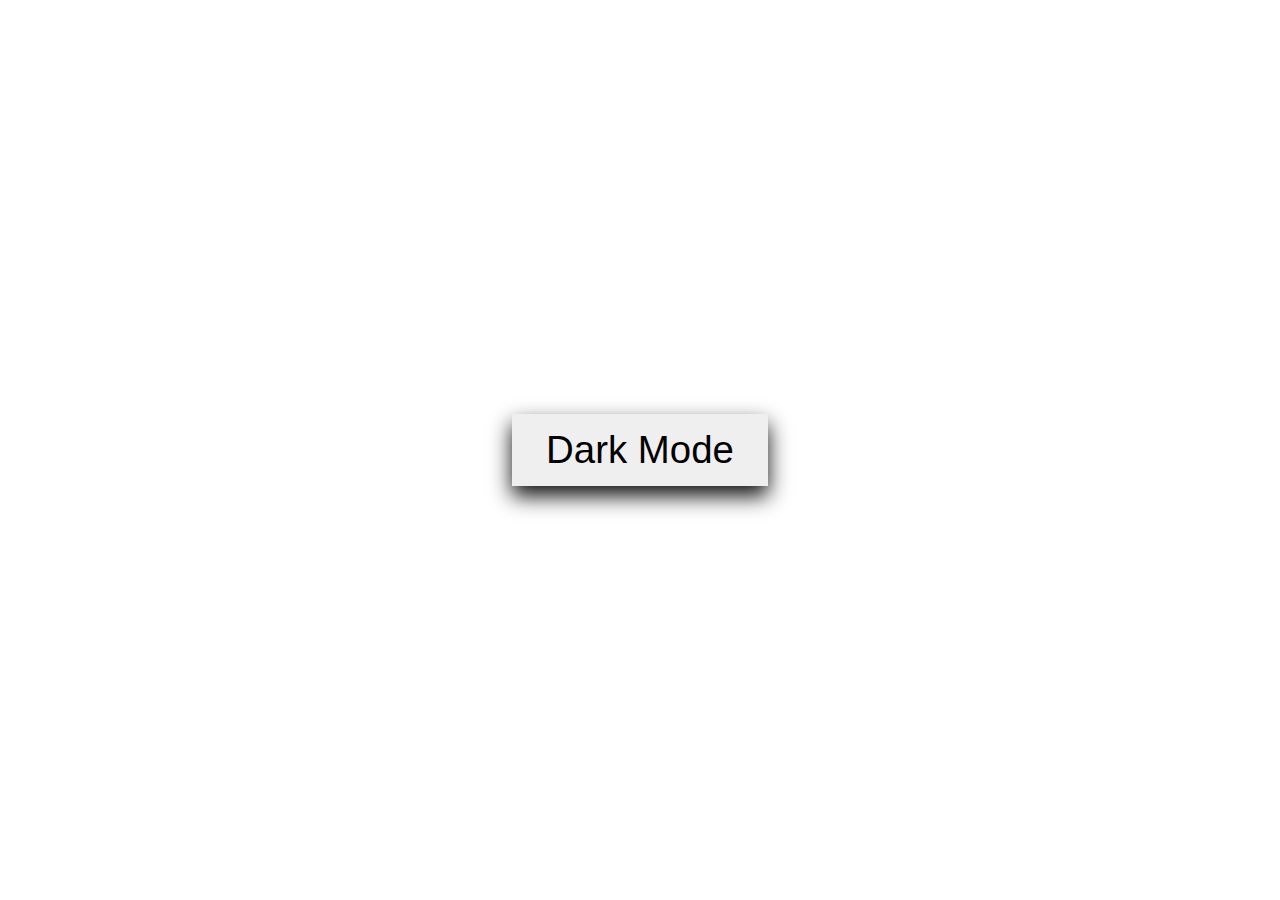
<file: DOM/Appearance/index.html>
<!DOCTYPE html>
<html lang="en">

<head>
    <meta charset="UTF-8" />
    <meta name="viewport" content="width=device-width, initial-scale=1.0" />
    <title>Theme</title>
    <link rel="stylesheet" href="style.css" />
</head>

<body>

    <header>
        <section>
            <button id="theme_Btn">Dark Mode</button>
        </section>
    </header>

    <script src="script.js"></script>
</body>

</html>
</file>
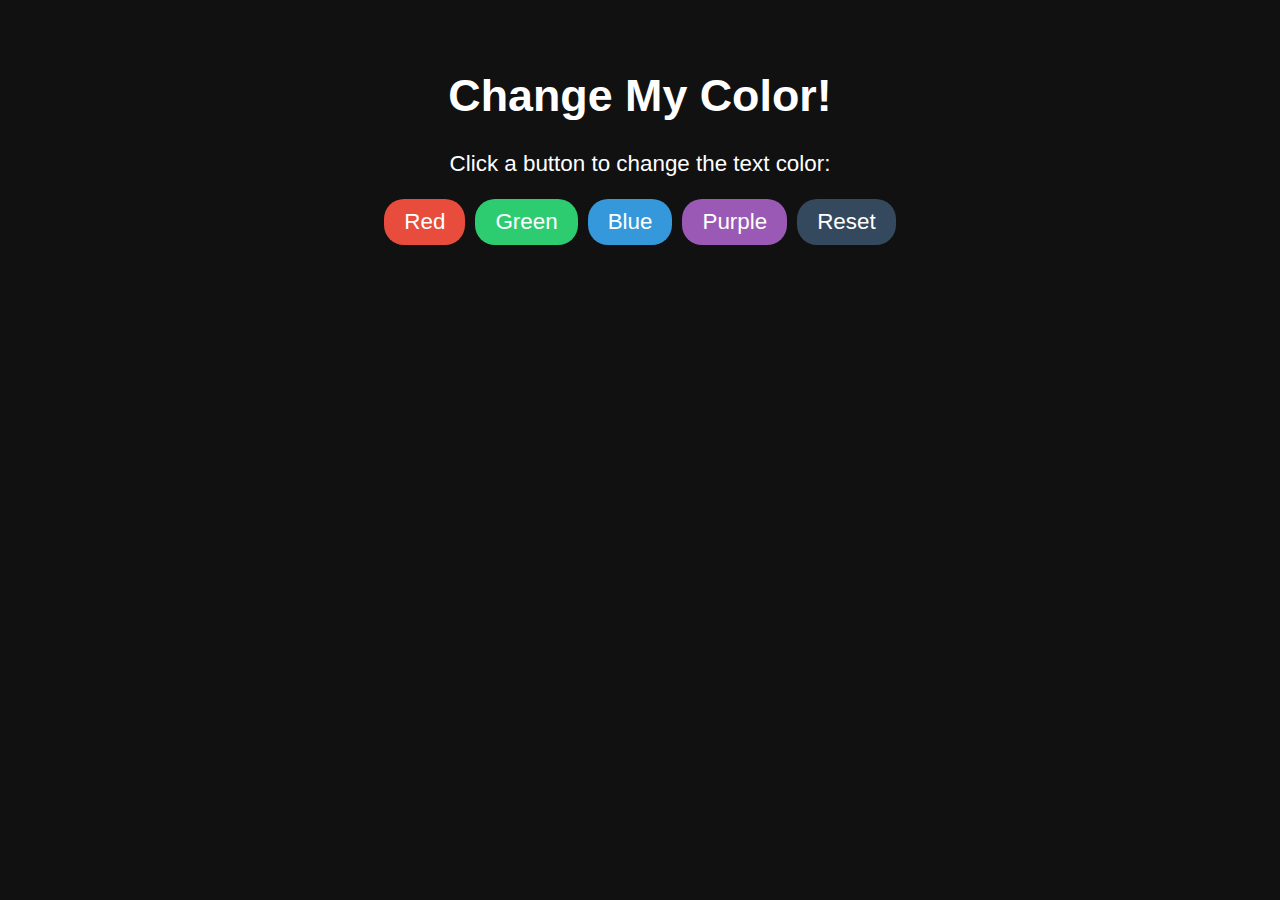
<file: DOM/Change Text Colors/index.html>
<!DOCTYPE html>
<html lang="en">

<head>
  <meta charset="UTF-8" />
  <meta name="viewport" content="width=device-width, initial-scale=1.0" />
  <title>Change Text Color</title>
  <link rel="shortcut icon" href="https://cdn-icons-png.flaticon.com/128/11460/11460836.png" type="image/x-icon">
  <link rel="stylesheet" href="styles.css" />
</head>

<body>
  <h1 id="mainHeading">Change My Color!</h1>
  <p>Click a button to change the text color:</p>

  <div class="color-buttons">
    <button id="redButton">Red</button>
    <button id="greenButton">Green</button>
    <button id="blueButton">Blue</button>
    <button id="purpleButton">Purple</button>
    <button id="resetButton">Reset</button>
  </div>

  <script src="app.js"></script>
</body>

</html>
</file>
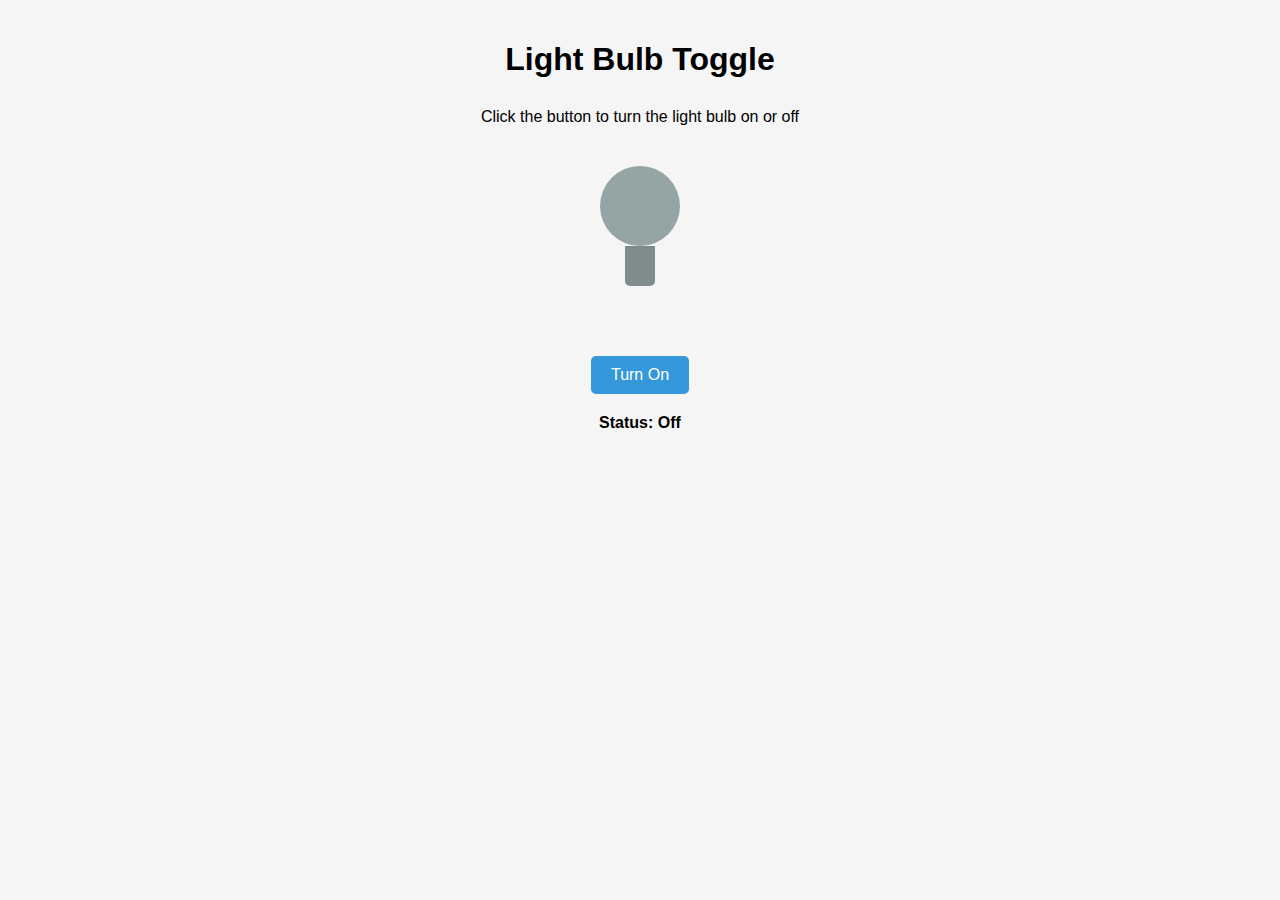
<file: DOM/Light Bulb Toggle/index.html>
<!DOCTYPE html>
<html lang="en">

<head>
  <meta charset="UTF-8" />
  <meta name="viewport" content="width=device-width, initial-scale=1.0" />
  <title>Light Bulb Toggle</title>
  <link rel="stylesheet" href="styles.css" />
  <link rel="shortcut icon" href="https://images.emojiterra.com/google/noto-emoji/unicode-16.0/color/svg/1f4a1.svg"
    type="image/x-icon">
</head>

<body id="body">
  <h1>Light Bulb Toggle</h1>
  <p>Click the button to turn the light bulb on or off</p>

  <div class="bulb-container">
    <div id="bulb" class="bulb off"></div>
    <div class="bulb-base"></div>
  </div>

  <button id="toggleButton">Turn On</button>

  <p id="status" class="switch-status">Status: Off</p>

  <script src="app.js"></script>
</body>

</html>
</file>
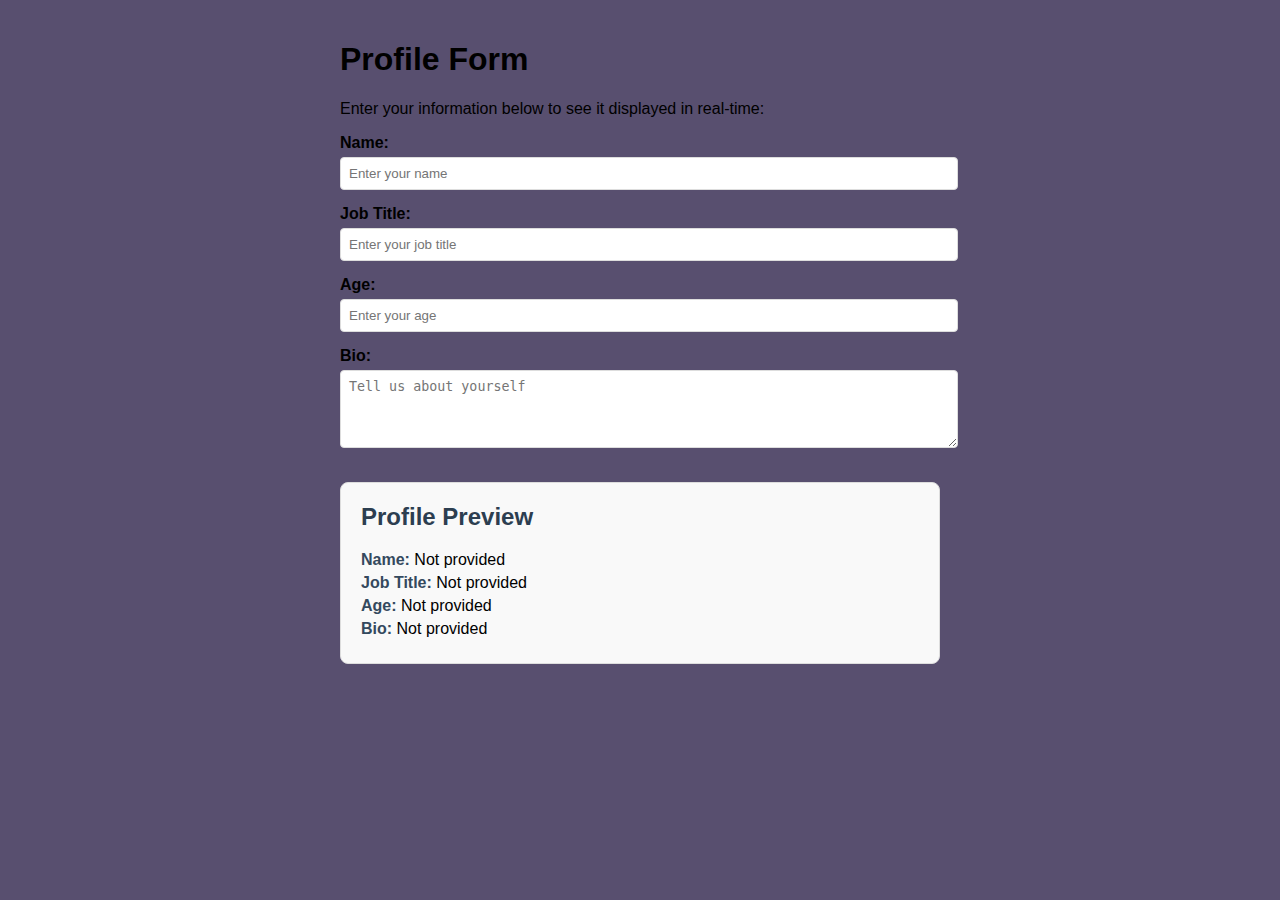
<file: DOM/Real Time Form/index.html>
<!DOCTYPE html>
<html lang="en">

<head>
  <meta charset="UTF-8" />
  <meta name="viewport" content="width=device-width, initial-scale=1.0" />
  <title>Real-time Form Input Display</title>
  <link rel="shortcut icon" href="https://cdn-icons-png.flaticon.com/128/6728/6728425.png" type="image/x-icon">
  <link rel="stylesheet" href="styles.css" />
</head>

<body>
  <h1>Profile Form</h1>
  <p>Enter your information below to see it displayed in real-time:</p>

  <div class="form-container">
    <div class="form-group">
      <label for="nameInput">Name:</label>
      <input type="text" id="nameInput" placeholder="Enter your name" />
    </div>

    <div class="form-group">
      <label for="jobInput">Job Title:</label>
      <input type="text" id="jobInput" placeholder="Enter your job title" />
    </div>

    <div class="form-group">
      <label for="ageInput">Age:</label>
      <input type="number" id="ageInput" min="18" max="120" placeholder="Enter your age" />
    </div>

    <div class="form-group">
      <label for="bioInput">Bio:</label>
      <textarea id="bioInput" rows="4" placeholder="Tell us about yourself"></textarea>
    </div>
  </div>

  <div class="preview-card">
    <h2>Profile Preview</h2>
    <div class="profile-info">
      <p><strong>Name:</strong> <span id="nameDisplay">Not provided</span></p>
      <p>
        <strong>Job Title:</strong> <span id="jobDisplay">Not provided</span>
      </p>
      <p><strong>Age:</strong> <span id="ageDisplay">Not provided</span></p>
      <p><strong>Bio:</strong> <span id="bioDisplay">Not provided</span></p>
    </div>
  </div>

  <script src="app.js"></script>
</body>

</html>
</file>
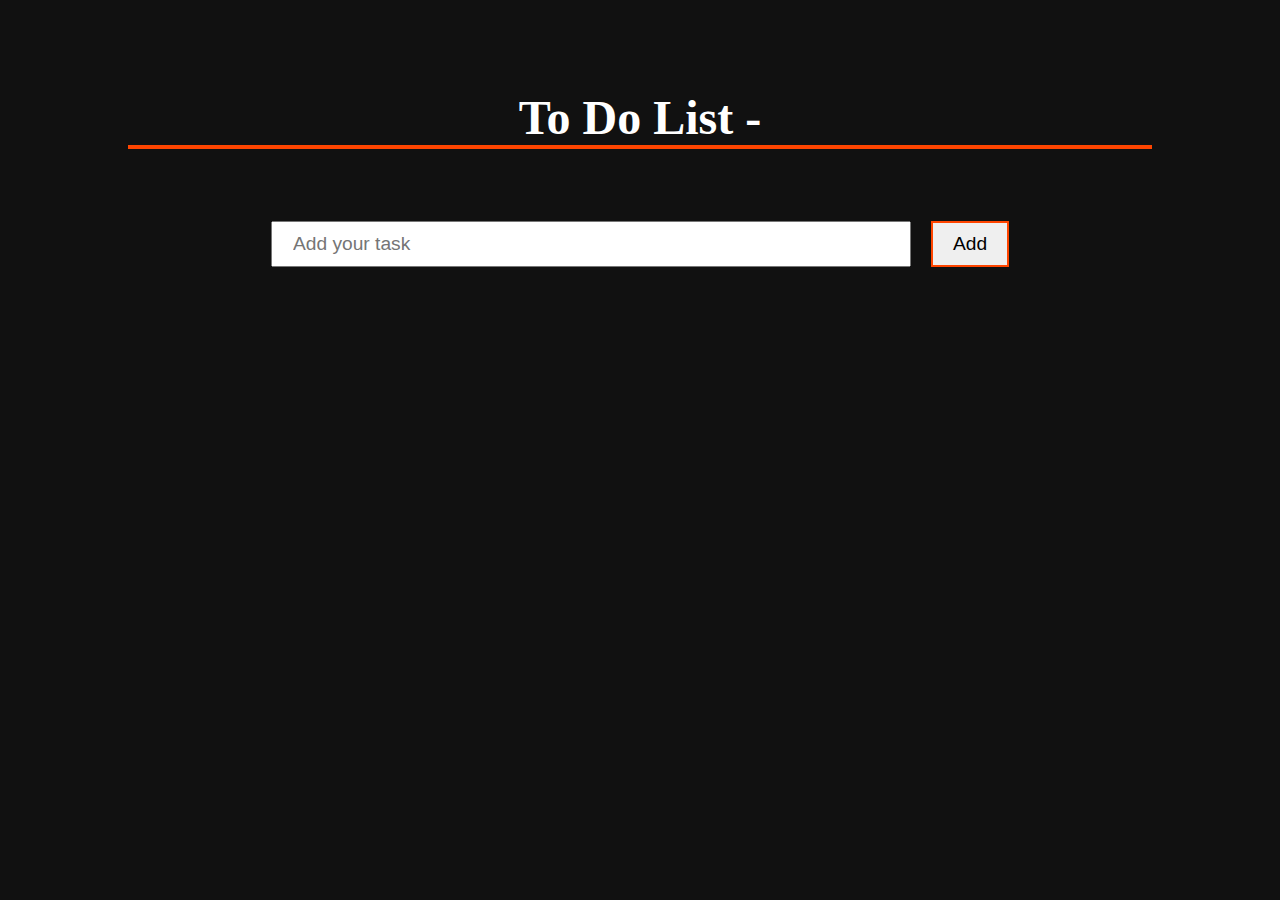
<file: DOM/To Do App/Index.html>
<!DOCTYPE html>
<html lang="en">

<head>
    <meta charset="UTF-8">
    <meta name="viewport" content="width=device-width, initial-scale=1.0">
    <title>To Do App</title>
    <link rel="stylesheet" href="style.css">
</head>

<body>

    <main>
        <h1>To Do List -</h1>

        <section>
            <div class="inputField">
                <input id="todo_Input" type="text" placeholder="Add your task">
            </div>

            <div class="addTaskButton">
                <button id="add_Task_Btn">Add</button>
            </div>
        </section>

        <div class="tasks">
            <ul id="todo_Items"></ul>
        </div>

    </main>

    <script src=" script.js"></script>
</body>

</html>
</file>
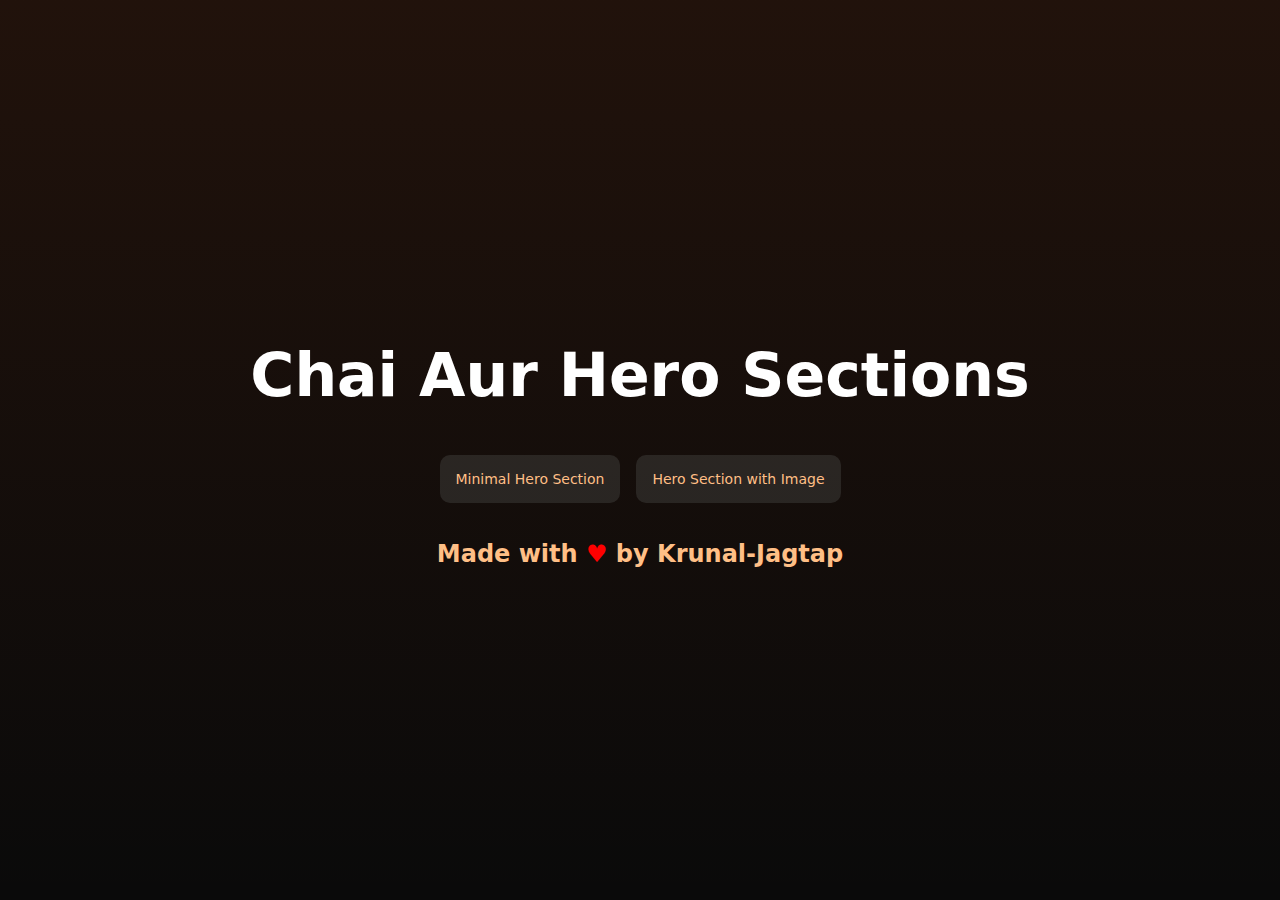
<file: HTML + CSS Challenges/Chai Aur Hero Section/index.html>
<!DOCTYPE html>
<html lang="en">

<head>
	<meta charset="UTF-8" />
	<meta name="viewport" content="width=device-width, initial-scale=1.0" />
	<title>Hero Section Challenge</title>
	<link rel="stylesheet" href="styles.css" />
</head>

<body>
	<main class="main">
		<h1 class="heading">Chai Aur Hero Sections</h1>

		<div class="btns">
			<a href="./challenge-1/index.html">Minimal Hero Section</a>
			<a href="./challenge-2/index.html">Hero Section with Image</a>
		</div>

		<h2 class="heading2">Made with <span>♥</span> by Krunal-Jagtap</h2>
	</main>
</body>

</html>
</file>
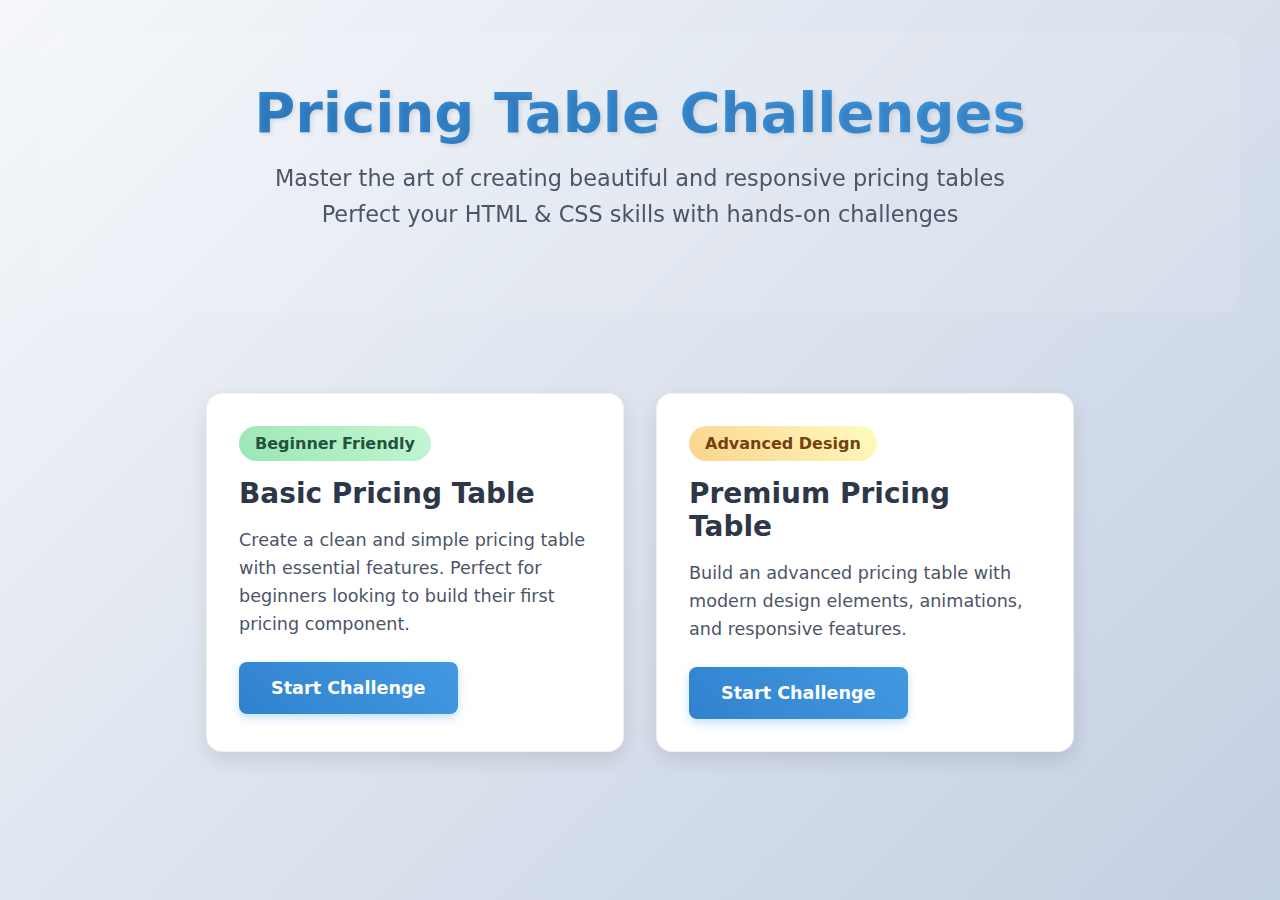
<file: HTML + CSS Challenges/Pricing Table Challenges/index.html>
<!DOCTYPE html>
<html lang="en">
<head>
    <meta charset="UTF-8">
    <meta name="viewport" content="width=device-width, initial-scale=1.0">
    <title>Pricing Table Challenges | Chaicode</title>
    <style>
        * {
            margin: 0;
            padding: 0;
            box-sizing: border-box;
            font-family: 'Segoe UI', system-ui, sans-serif;
        }

        body {
            background: linear-gradient(135deg, #f5f7fa 0%, #c3cfe2 100%);
            min-height: 100vh;
            padding: 2rem;
        }

        .container {
            max-width: 1200px;
            margin: 0 auto;
        }

        header {
            text-align: center;
            margin-bottom: 4rem;
            padding: 2rem;
        }

        h1 {
            font-size: 3.5rem;
            color: #2d3748;
            margin-bottom: 1rem;
            background: linear-gradient(45deg, #3182ce, #4299e1);
            -webkit-background-clip: text;
            -webkit-text-fill-color: transparent;
            text-shadow: 2px 2px 4px rgba(0,0,0,0.1);
        }

        .subtitle {
            color: #4a5568;
            font-size: 1.4rem;
            margin-bottom: 2rem;
            line-height: 1.6;
        }

        .hero {
            text-align: center;
            margin-bottom: 4rem;
            padding: 3rem;
            background: rgba(255, 255, 255, 0.1);
            border-radius: 20px;
            backdrop-filter: blur(10px);
        }

        .challenges-grid {
            display: grid;
            grid-template-columns: repeat(auto-fit, minmax(350px, 1fr));
            gap: 2rem;
            padding: 1rem;
            max-width: 900px;
            margin: 0 auto;
        }

        .challenge-card {
            background: white;
            border-radius: 16px;
            padding: 2rem;
            box-shadow: 0 8px 20px rgba(0, 0, 0, 0.1);
            transition: all 0.3s ease;
            border: 1px solid rgba(0,0,0,0.05);
        }

        .challenge-card:hover {
            transform: translateY(-5px);
            box-shadow: 0 12px 25px rgba(0, 0, 0, 0.15);
        }

        .challenge-card h3 {
            color: #2d3748;
            font-size: 1.75rem;
            margin-bottom: 1rem;
        }

        .challenge-card p {
            color: #4a5568;
            margin-bottom: 1.5rem;
            line-height: 1.6;
            font-size: 1.1rem;
        }

        .btn {
            display: inline-block;
            padding: 1rem 2rem;
            background: linear-gradient(45deg, #3182ce, #4299e1);
            color: white;
            text-decoration: none;
            border-radius: 8px;
            transition: all 0.3s ease;
            font-weight: 600;
            font-size: 1.1rem;
            box-shadow: 0 4px 10px rgba(66, 153, 225, 0.3);
        }

        .btn:hover {
            background: linear-gradient(45deg, #2c5282, #3182ce);
            transform: translateY(-2px);
            box-shadow: 0 6px 15px rgba(66, 153, 225, 0.4);
        }

        .level {
            display: inline-block;
            padding: 0.5rem 1rem;
            border-radius: 20px;
            font-size: 1rem;
            margin-bottom: 1rem;
            font-weight: 600;
        }

        .beginner { 
            background: linear-gradient(45deg, #9ae6b4, #c6f6d5);
            color: #22543d;
        }
        
        .advanced { 
            background: linear-gradient(45deg, #fbd38d, #fefcbf);
            color: #744210;
        }

        @media (max-width: 768px) {
            h1 {
                font-size: 2.5rem;
            }
            
            .challenges-grid {
                grid-template-columns: 1fr;
            }

            .hero {
                padding: 2rem 1rem;
            }

            .subtitle {
                font-size: 1.2rem;
            }
        }
    </style>
</head>
<body>
    <div class="container">
        <header class="hero">
            <h1>Pricing Table Challenges</h1>
            <p class="subtitle">Master the art of creating beautiful and responsive pricing tables<br>Perfect your HTML & CSS skills with hands-on challenges</p>
        </header>

        <div class="challenges-grid">
            <div class="challenge-card">
                <span class="level beginner">Beginner Friendly</span>
                <h3>Basic Pricing Table</h3>
                <p>Create a clean and simple pricing table with essential features. Perfect for beginners looking to build their first pricing component.</p>
                <a href="pricing-table-1/index.html" class="btn">Start Challenge</a>
            </div>

            <div class="challenge-card">
                <span class="level advanced">Advanced Design</span>
                <h3>Premium Pricing Table</h3>
                <p>Build an advanced pricing table with modern design elements, animations, and responsive features.</p>
                <a href="pricing-table-2/index.html" class="btn">Start Challenge</a>
            </div>
        </div>
    </div>
</body>
</html>
</file>
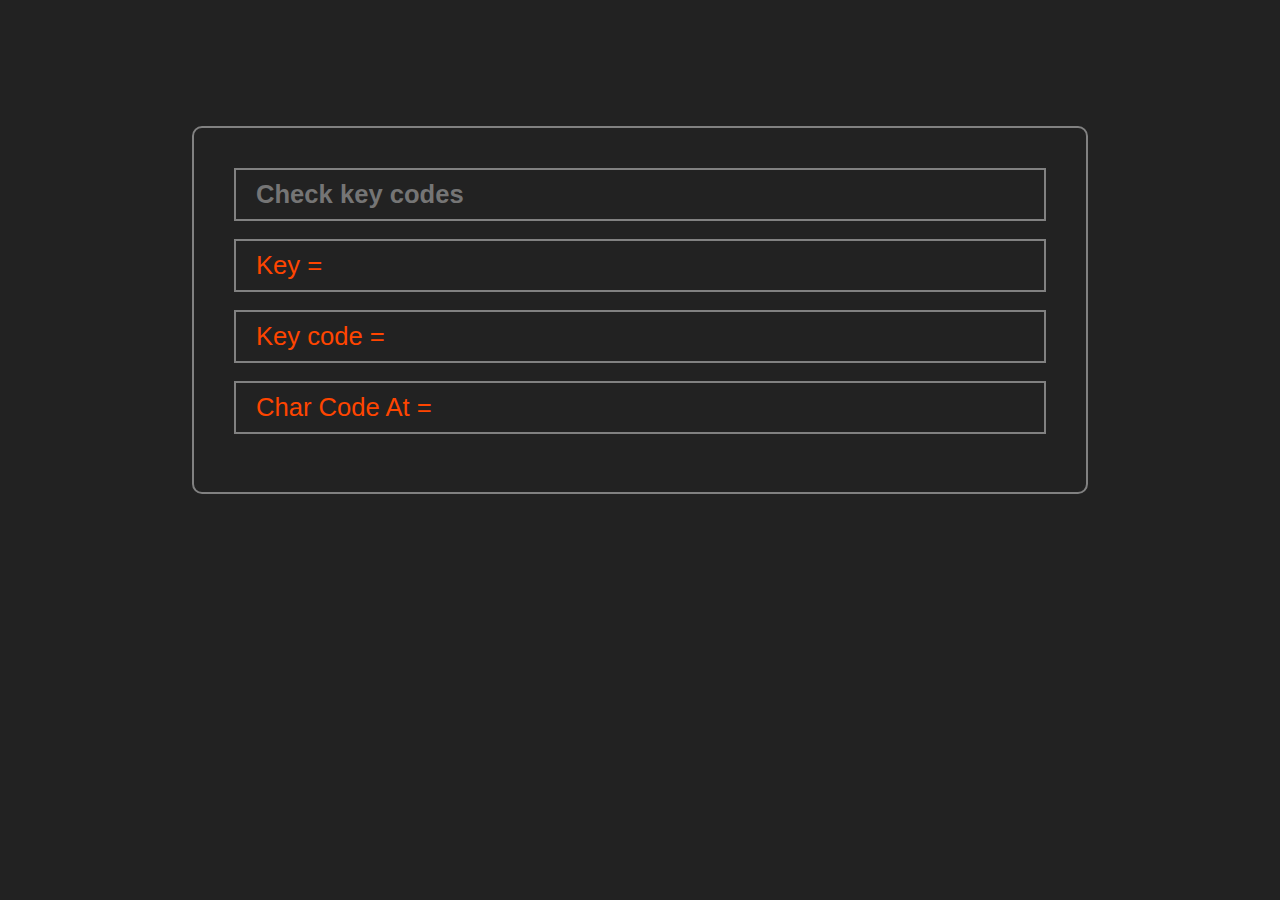
<file: JavaScript Challenges/Check Key Code/index.html>
<!DOCTYPE html>
<html lang="en">

<head>
    <meta charset="UTF-8">
    <meta name="viewport" content="width=device-width, initial-scale=1.0">
    <title>Check Key Code</title>
    <link rel="stylesheet" href="style.css">
    <link rel="shortcut icon" href="https://avatars.githubusercontent.com/u/198642132?v=4" type="image/x-icon">
</head>

<body>

    <div class="checker">
        <input type="text" id="myInput" placeholder="Check key codes">

        <div class="output">
            <p class="keyPress">Key = </p>
            <p class="keyCode">Key code = </p>
            <p class="charCode">Char Code At = </p>
        </div>

    </div>

    <script src="script.js"></script>
</body>

</html>
</file>
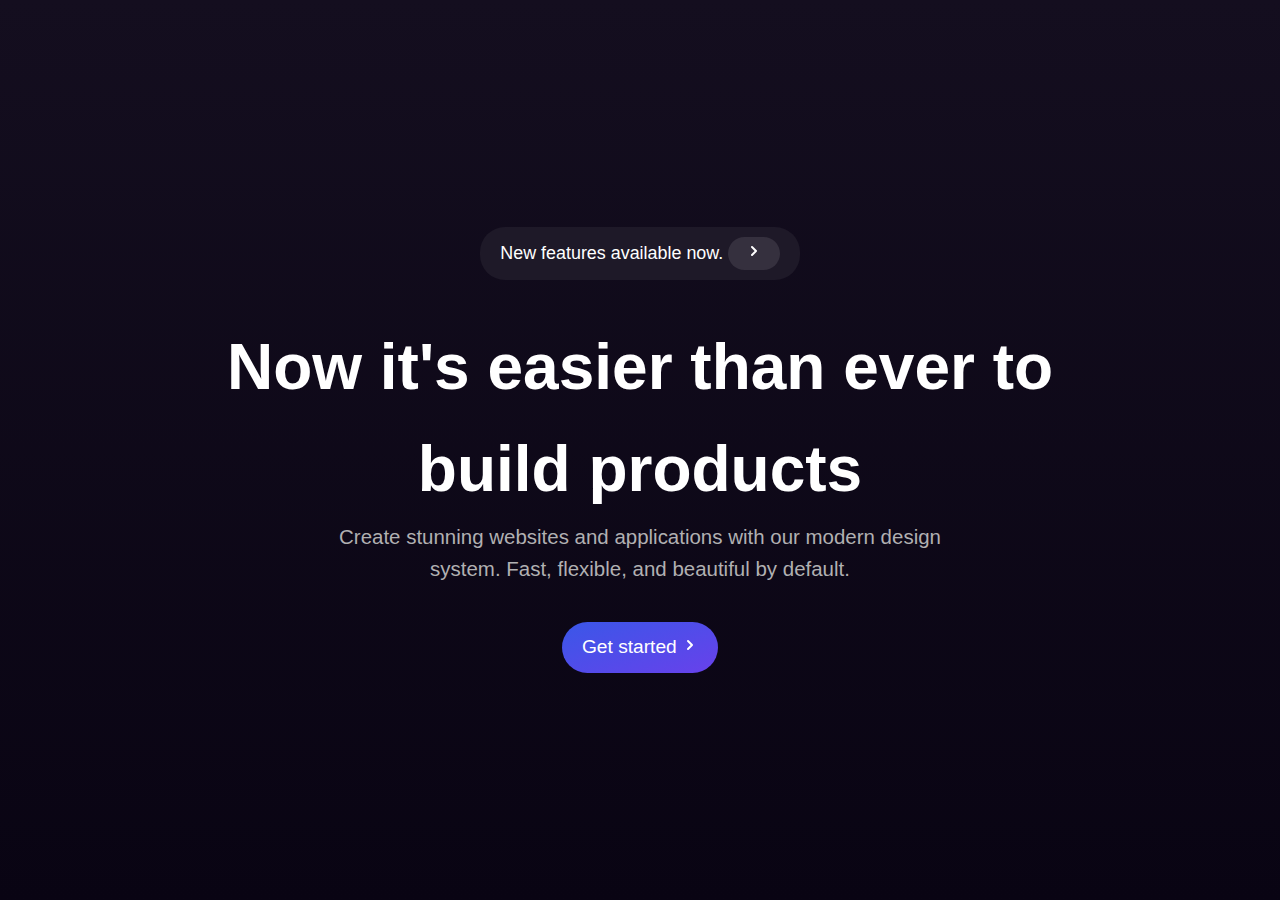
<file: HTML + CSS Challenges/Chai Aur Hero Section/challenge-1/index.html>
<!DOCTYPE html>
<html lang="en">

<head>
	<meta charset="UTF-8" />
	<meta name="viewport" content="width=device-width, initial-scale=1.0" />
	<title>Minimal Hero Section</title>
	<link rel="stylesheet" href="styles.css" />
</head>

<body>
	<section class="hero">
		<div class="announcement">
			<a href="#" class="announcement-link">
				<span class="announcement-text">New features available now.</span>
				<span class="announcement-button">
					<svg width="16" height="16" fill="none" stroke="currentColor" stroke-width="2"
						stroke-linecap="round" stroke-linejoin="round">
						<path d="m6 12 4-4-4-4" />
					</svg>
				</span>
			</a>
		</div>

		<div class="hero-content">
			<h1 class="hero-title">Now it's easier than ever to build products</h1>
			<p class="hero-description">
				Create stunning websites and applications with our modern design
				system. Fast, flexible, and beautiful by default.
			</p>
			<a href="#" class="cta-button">
				Get started
				<svg width="16" height="16" fill="none" stroke="currentColor" stroke-width="2" stroke-linecap="round"
					stroke-linejoin="round">
					<path d="m6 12 4-4-4-4" />
				</svg>
			</a>
		</div>
	</section>
</body>

</html>
</file>
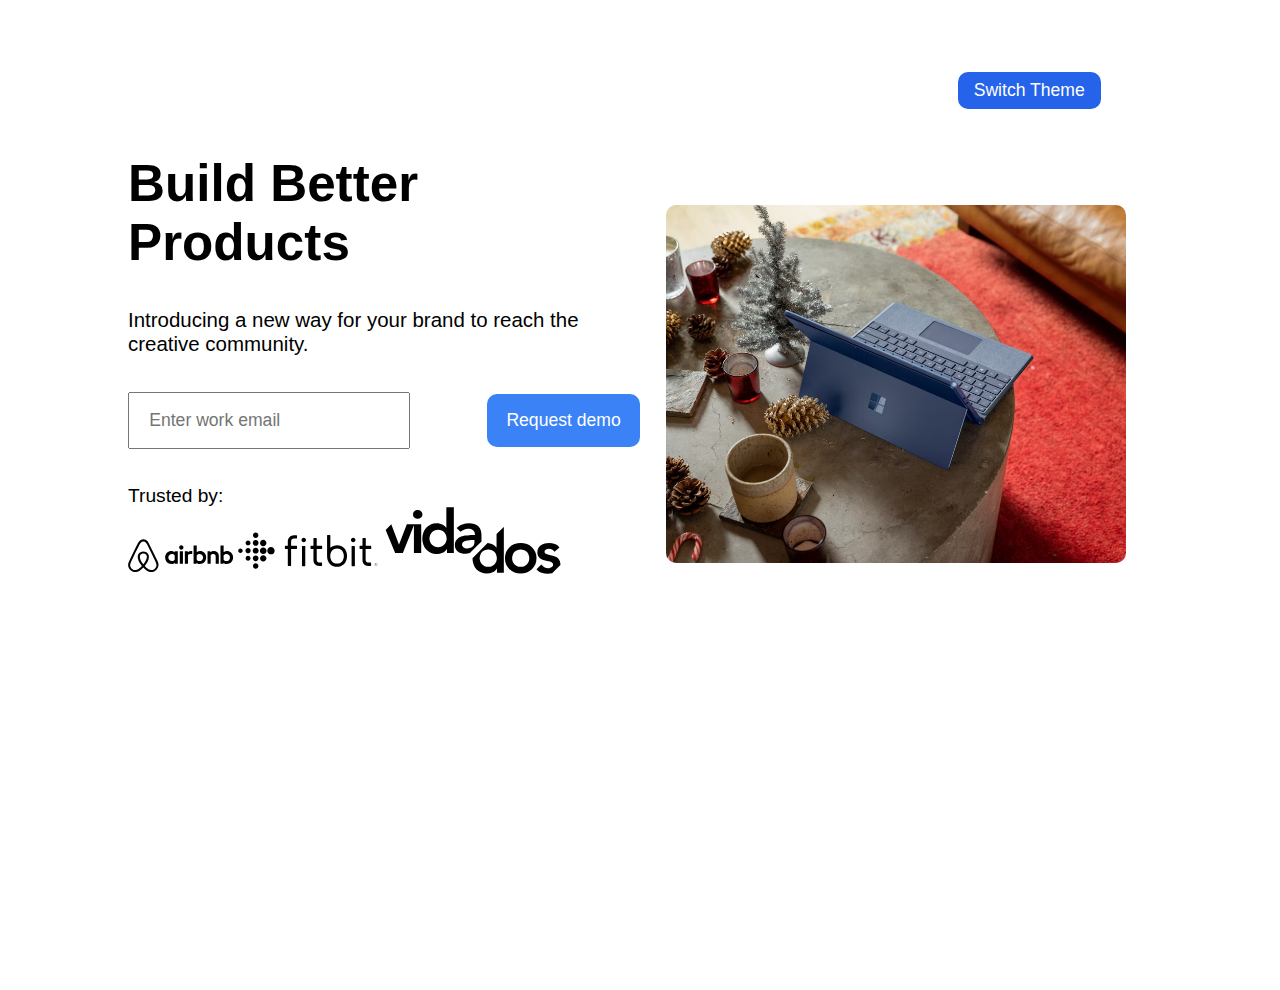
<file: HTML + CSS Challenges/Chai Aur Hero Section/challenge-2/index.html>
<!DOCTYPE html>
<html lang="en">

<head>
  <meta charset="UTF-8" />
  <meta name="viewport" content="width=device-width, initial-scale=1.0" />
  <title>Classic Hero</title>
  <link rel="stylesheet" href="styles.css" />
</head>

<body>
  <button class="dark-mode-toggle" id="darkModeToggle">Switch Theme</button>

  <div class="hero">
    <div class="hero-grid">
      <div class="content-col">
        <h1>Build Better Products</h1>
        <p>
          Introducing a new way for your brand to reach the creative
          community.
        </p>

        <div class="cta-group">
          <div class="input-wrapper">
            <label for="hero-input" class="sr-only">Search</label>
            <input type="text" id="hero-input" name="hero-input" placeholder="Enter work email" />
          </div>
          <button href="#" class="demo-button">Request demo</button>
        </div>

        <!-- Brands -->
        <div class="brands-section">
          <span class="trusted-by">Trusted by:</span>
          <div class="brand-logos">
            <svg width="106" height="36" viewBox="0 0 106 36" fill="none" xmlns="http://www.w3.org/2000/svg">
              <g clip-path="url(#clip0)">
                <path
                  d="M55.4732 9.52669C55.4732 10.6846 54.5258 11.6846 53.3153 11.6846C52.1048 11.6846 51.1574 10.7372 51.1574 9.52669C51.1574 8.31616 52.0521 7.36879 53.3153 7.36879C54.5785 7.47406 55.4732 8.42142 55.4732 9.52669ZM46.6837 13.8425C46.6837 14.053 46.6837 14.3688 46.6837 14.3688C46.6837 14.3688 45.6837 13.053 43.5258 13.053C39.9469 13.053 37.1574 15.7898 37.1574 19.5267C37.1574 23.2635 39.8942 26.0004 43.5258 26.0004C45.7363 26.0004 46.6837 24.6319 46.6837 24.6319V25.2109C46.6837 25.4741 46.8942 25.6846 47.1574 25.6846H49.789V13.3688C49.789 13.3688 47.3679 13.3688 47.1574 13.3688C46.8942 13.3688 46.6837 13.632 46.6837 13.8425ZM46.6837 21.7372C46.21 22.4741 45.21 23.1056 44.0521 23.1056C41.9469 23.1056 40.3679 21.7898 40.3679 19.5793C40.3679 17.3688 41.9995 16.053 44.0521 16.053C45.21 16.053 46.2627 16.6846 46.6837 17.4214V21.7372ZM51.789 13.3688H54.9469V25.6846H51.789V13.3688ZM98.789 13.053C96.6311 13.053 95.6311 14.3688 95.6311 14.3688V7.47406H92.4732V25.7372C92.4732 25.7372 94.8942 25.7372 95.1048 25.7372C95.3679 25.7372 95.5785 25.5267 95.5785 25.2635V24.6846C95.5785 24.6846 96.5785 26.053 98.7364 26.053C102.315 26.053 105.105 23.3162 105.105 19.5793C105.157 15.7898 102.368 13.053 98.789 13.053ZM98.2627 23.053C97.0521 23.053 96.1048 22.4214 95.6311 21.6846V17.2635C96.1048 16.632 97.1574 15.8951 98.2627 15.8951C100.368 15.8951 101.947 17.2109 101.947 19.4214C101.947 21.632 100.368 23.053 98.2627 23.053ZM90.8416 18.4214V25.7898H87.6837V18.7898C87.6837 16.7372 87.0521 15.9477 85.2627 15.9477C84.3153 15.9477 83.3153 16.4214 82.6837 17.1583V25.7372H79.5258V13.3688H81.9995C82.2627 13.3688 82.4732 13.5793 82.4732 13.8425V14.3688C83.3679 13.4214 84.6311 13.053 85.8416 13.053C87.21 13.053 88.3679 13.4214 89.2627 14.2109C90.4206 15.1583 90.8416 16.3162 90.8416 18.4214ZM71.8942 13.053C69.7364 13.053 68.7364 14.3688 68.7364 14.3688V7.47406H65.5785V25.7372C65.5785 25.7372 67.9995 25.7372 68.21 25.7372C68.4732 25.7372 68.6837 25.5267 68.6837 25.2635V24.6846C68.6837 24.6846 69.6837 26.053 71.8416 26.053C75.4206 26.053 78.21 23.3162 78.21 19.5793C78.2627 15.7898 75.4732 13.053 71.8942 13.053ZM71.3679 23.053C70.1574 23.053 69.21 22.4214 68.7364 21.6846V17.2635C69.21 16.632 70.2627 15.8951 71.3679 15.8951C73.4732 15.8951 75.0521 17.2109 75.0521 19.4214C75.0521 21.632 73.4732 23.053 71.3679 23.053ZM62.8416 13.053C63.789 13.053 64.2627 13.2109 64.2627 13.2109V16.1056C64.2627 16.1056 61.6311 15.2109 59.9995 17.1056V25.7372H56.8416V13.3688C56.8416 13.3688 59.2627 13.3688 59.4732 13.3688C59.7364 13.3688 59.9469 13.5793 59.9469 13.8425V14.3688C60.5785 13.6846 61.8942 13.053 62.8416 13.053ZM30.1574 24.6319C29.9995 24.2635 29.8416 23.7898 29.6837 23.4741C29.4206 22.8951 29.1574 22.3162 28.9469 21.7898L28.8942 21.7372C26.6311 16.8425 24.21 11.8425 21.6311 6.89511L21.5258 6.68458C21.2627 6.2109 20.9995 5.68458 20.7363 5.15827C20.4206 4.57932 20.1048 3.94774 19.5785 3.36879C18.5258 2.053 16.9995 1.31616 15.4206 1.31616C13.789 1.31616 12.3153 2.053 11.21 3.26353C10.6837 3.89511 10.3153 4.47406 9.99951 5.10564C9.73635 5.63195 9.47319 6.15827 9.21003 6.63195L9.10477 6.84248C6.57845 11.7372 4.10477 16.7372 1.84161 21.6846L1.78898 21.7372C1.57845 22.2635 1.3153 22.8425 1.05214 23.4214C0.894243 23.7898 0.736348 24.1583 0.578453 24.5793C0.1574 25.7898 -0.000494249 26.9477 0.210032 28.1056C0.578453 30.5793 2.21003 32.632 4.47319 33.5267C5.3153 33.8951 6.21003 34.053 7.10477 34.053C7.36793 34.053 7.68372 34.0004 7.94687 34.0004C9.05214 33.8951 10.1574 33.5267 11.21 32.8951C12.5785 32.1583 13.8416 31.053 15.2627 29.4741C16.6837 31.053 17.9995 32.1056 19.3153 32.8951C20.4206 33.5267 21.5258 33.8951 22.5785 34.0004C22.8416 34.053 23.1574 34.053 23.4206 34.053C24.3153 34.053 25.2627 33.8951 26.0521 33.5267C28.3679 32.632 29.9469 30.5267 30.3153 28.1056C30.6837 26.9477 30.5785 25.8425 30.1574 24.6319ZM15.3679 26.3162C13.5785 24.1056 12.4732 22.0004 12.0521 20.2109C11.8942 19.4741 11.8416 18.7898 11.9469 18.2109C11.9995 17.6846 12.21 17.2109 12.4732 16.8425C13.1048 15.9477 14.1574 15.4214 15.3679 15.4214C16.5785 15.4214 17.6837 15.9477 18.2627 16.8425C18.5258 17.2109 18.7363 17.6846 18.789 18.2109C18.8942 18.7898 18.8416 19.4741 18.6837 20.2109C18.2627 21.9477 17.1048 24.053 15.3679 26.3162ZM28.4206 27.8425C28.21 29.5267 27.0521 31.0004 25.4206 31.6846C24.6311 32.0004 23.789 32.1056 22.9469 32.0004C22.1048 31.8951 21.3153 31.632 20.4732 31.1583C19.3153 30.5267 18.1048 29.4741 16.7363 28.0004C18.8942 25.3688 20.21 22.8951 20.6837 20.7372C20.8942 19.7372 20.9469 18.7898 20.8416 17.9477C20.7363 17.1056 20.4206 16.3688 19.9469 15.7372C18.9469 14.2635 17.21 13.4214 15.3153 13.4214C13.4206 13.4214 11.6837 14.3162 10.6837 15.7372C10.21 16.3688 9.94687 17.1583 9.78898 17.9477C9.68372 18.7898 9.68372 19.7372 9.94687 20.7372C10.4206 22.8951 11.789 25.3688 13.8942 28.0004C12.5258 29.5267 11.3153 30.5267 10.1574 31.1583C9.3153 31.632 8.47319 31.8951 7.68372 32.0004C6.78898 32.1056 5.94687 31.9477 5.21003 31.6846C3.57845 31.053 2.47319 29.5267 2.21003 27.8425C2.10477 27.0004 2.1574 26.2109 2.52582 25.2635C2.63108 24.9477 2.78898 24.632 2.94687 24.2109C3.1574 23.6846 3.42056 23.1056 3.68372 22.5793L3.73635 22.5267C5.99951 17.632 8.42056 12.632 10.9469 7.78985L11.0521 7.57932C11.3153 7.10564 11.5785 6.57932 11.8416 6.053C12.1048 5.52669 12.4206 5.053 12.7363 4.63195C13.4206 3.84248 14.3679 3.42143 15.3679 3.42143C16.3679 3.42143 17.3153 3.84248 17.9995 4.63195C18.3679 5.053 18.6311 5.52669 18.8942 6.053C19.1574 6.52669 19.4206 7.053 19.6837 7.57932L19.789 7.78985C22.2627 12.6846 24.6837 17.6846 26.9469 22.5267V22.5793C27.21 23.1056 27.4206 23.6846 27.6837 24.2109C27.8416 24.5793 27.9995 24.9477 28.1048 25.2635C28.4732 26.1583 28.5785 27.0004 28.4206 27.8425Z"
                  fill="currentColor" class="fill-gray-800 dark:fill-neutral-200" />
              </g>
              <defs>
                <clipPath id="clip0">
                  <rect width="105.474" height="35" fill="currentColor" class="fill-gray-800 dark:fill-neutral-200"
                    transform="translate(0 0.26355)" />
                </clipPath>
              </defs>
            </svg>

            <svg class="brand-logo" width="140" height="47" viewBox="0 0 140 47" fill="none"
              xmlns="http://www.w3.org/2000/svg">
              <path
                d="M20.3991 8.15082C20.3991 9.61789 19.1416 10.8754 17.6745 10.8754C16.2075 10.8754 14.95 9.61789 14.95 8.15082C14.95 6.68375 16.2075 5.42627 17.6745 5.42627C19.1416 5.42627 20.3991 6.68375 20.3991 8.15082ZM17.6745 13.1109C16.0678 13.1109 14.8103 14.3684 14.8103 15.9752C14.8103 17.582 16.0678 18.8394 17.6745 18.8394C19.2813 18.8394 20.5388 17.582 20.5388 15.9752C20.5388 14.2985 19.2813 13.1109 17.6745 13.1109ZM17.6745 20.7257C16.0678 20.7257 14.7404 22.053 14.7404 23.6598C14.7404 25.2666 16.0678 26.5939 17.6745 26.5939C19.2813 26.5939 20.6087 25.2666 20.6087 23.6598C20.6785 22.053 19.2813 20.7257 17.6745 20.7257ZM17.6745 28.4802C16.0678 28.4802 14.8103 29.7376 14.8103 31.3444C14.8103 32.9512 16.0678 34.2087 17.6745 34.2087C19.2813 34.2087 20.5388 32.9512 20.5388 31.3444C20.5388 29.8075 19.2813 28.4802 17.6745 28.4802ZM17.6745 36.3744C16.2075 36.3744 14.95 37.6319 14.95 39.0989C14.95 40.566 16.2075 41.8235 17.6745 41.8235C19.1416 41.8235 20.3991 40.566 20.3991 39.0989C20.3991 37.6319 19.2115 36.3744 17.6745 36.3744ZM25.2195 12.7616C23.4729 12.7616 22.0059 14.2287 22.0059 15.9752C22.0059 17.7217 23.4729 19.1887 25.2195 19.1887C26.966 19.1887 28.433 17.7217 28.433 15.9752C28.433 14.2287 26.966 12.7616 25.2195 12.7616ZM25.2195 20.3764C23.4031 20.3764 21.8662 21.8434 21.8662 23.7297C21.8662 25.546 23.3332 27.083 25.2195 27.083C27.0358 27.083 28.5728 25.6159 28.5728 23.7297C28.5728 21.8434 27.0358 20.3764 25.2195 20.3764ZM25.2195 28.1309C23.4729 28.1309 22.0059 29.5979 22.0059 31.3444C22.0059 33.0909 23.4729 34.558 25.2195 34.558C26.966 34.558 28.433 33.0909 28.433 31.3444C28.433 29.5979 26.966 28.1309 25.2195 28.1309ZM32.9739 19.9572C31.0179 19.9572 29.2714 21.564 29.2714 23.6598C29.2714 25.6159 30.8781 27.3624 32.9739 27.3624C35.0698 27.3624 36.6765 25.7556 36.6765 23.6598C36.5368 21.564 34.93 19.9572 32.9739 19.9572ZM10.0598 13.4602C8.73243 13.4602 7.61466 14.578 7.61466 15.9053C7.61466 17.2327 8.73243 18.3504 10.0598 18.3504C11.3871 18.3504 12.5049 17.2327 12.5049 15.9053C12.5049 14.578 11.457 13.4602 10.0598 13.4602ZM10.0598 21.075C8.59271 21.075 7.47494 22.1927 7.47494 23.6598C7.47494 25.1269 8.59271 26.2446 10.0598 26.2446C11.5268 26.2446 12.6446 25.1269 12.6446 23.6598C12.6446 22.1927 11.5268 21.075 10.0598 21.075ZM10.0598 28.8295C8.73243 28.8295 7.61466 29.9472 7.61466 31.2746C7.61466 32.6019 8.73243 33.7197 10.0598 33.7197C11.3871 33.7197 12.5049 32.6019 12.5049 31.2746C12.5049 29.9472 11.457 28.8295 10.0598 28.8295ZM2.445 21.4941C1.18752 21.4941 0.209473 22.4722 0.209473 23.7297C0.209473 24.9871 1.18752 25.9652 2.445 25.9652C3.70249 25.9652 4.68053 24.9871 4.68053 23.7297C4.68053 22.4722 3.70249 21.4941 2.445 21.4941Z"
                fill="currentColor" class="fill-gray-800 dark:fill-neutral-200" />
              <path
                d="M64.4812 18.9092C64.2018 18.9092 63.9922 19.1886 63.9922 19.3982V38.7495C63.9922 39.0289 64.2716 39.2385 64.4812 39.2385H66.7866C67.066 39.2385 67.2756 38.9591 67.2756 38.7495V19.3982C67.2756 19.1188 66.9962 18.9092 66.7866 18.9092H64.4812Z"
                fill="currentColor" class="fill-gray-800 dark:fill-neutral-200" />
              <path
                d="M65.7389 10.7358C64.4815 10.7358 63.5034 11.7139 63.5034 12.9714C63.5034 14.2289 64.4815 15.2069 65.7389 15.2069C66.9964 15.2069 67.9745 14.2289 67.9745 12.9714C67.9745 11.7139 66.9266 10.7358 65.7389 10.7358Z"
                fill="currentColor" class="fill-gray-800 dark:fill-neutral-200" />
              <path
                d="M114.082 18.9092C113.803 18.9092 113.593 19.1886 113.593 19.3982V38.7495C113.593 39.0289 113.873 39.2385 114.082 39.2385H116.388C116.667 39.2385 116.877 38.9591 116.877 38.7495V19.3982C116.877 19.1188 116.597 18.9092 116.388 18.9092H114.082Z"
                fill="currentColor" class="fill-gray-800 dark:fill-neutral-200" />
              <path
                d="M115.2 10.7358C113.942 10.7358 112.964 11.7139 112.964 12.9714C112.964 14.2289 113.942 15.2069 115.2 15.2069C116.457 15.2069 117.435 14.2289 117.435 12.9714C117.435 11.7139 116.457 10.7358 115.2 10.7358Z"
                fill="currentColor" class="fill-gray-800 dark:fill-neutral-200" />
              <path
                d="M138.603 37.3525C138.743 37.2127 138.743 37.073 138.743 37.0031C138.743 36.8634 138.743 36.8634 138.743 36.8634C138.743 36.8634 138.743 36.7237 138.603 36.7237C138.603 36.7237 138.463 36.584 138.324 36.584C138.184 36.584 138.184 36.584 138.044 36.584H137.416V38.3305H137.695V37.7018H138.044L138.533 38.3305H138.813L138.184 37.562C138.463 37.6319 138.603 37.4922 138.603 37.3525ZM137.765 37.4922V36.8634H138.254C138.394 36.8634 138.533 36.8634 138.603 37.0031C138.743 37.0031 138.743 37.1429 138.743 37.2826C138.743 37.4223 138.743 37.562 138.603 37.562C138.463 37.562 138.324 37.7018 138.254 37.7018H137.765V37.4922Z"
                fill="currentColor" class="fill-gray-800 dark:fill-neutral-200" />
              <path
                d="M138.114 35.8853C137.276 35.8853 136.507 36.6537 136.507 37.492C136.507 38.3304 137.276 39.0988 138.114 39.0988C138.952 39.0988 139.721 38.3304 139.721 37.492C139.721 36.5839 139.022 35.8853 138.114 35.8853ZM138.114 38.9591C137.276 38.9591 136.647 38.3304 136.647 37.492C136.647 36.6537 137.276 36.025 138.114 36.025C138.952 36.025 139.581 36.6537 139.581 37.492C139.581 38.3304 138.883 38.9591 138.114 38.9591Z"
                fill="currentColor" class="fill-gray-800 dark:fill-neutral-200" />
              <path
                d="M83.6928 22.0531C83.9722 22.0531 84.1818 21.7737 84.1818 21.5641V19.2587C84.1818 18.9793 83.9024 18.7697 83.6928 18.7697H78.7327V11.3645C78.7327 11.0851 78.4533 10.8755 78.2437 10.8755H75.9383C75.6588 10.8755 75.4493 11.1549 75.4493 11.3645V18.7697H73.0042C72.7247 18.7697 72.5151 19.0491 72.5151 19.2587V21.5641C72.5151 21.8436 72.7946 22.0531 73.0042 22.0531H75.4493V33.2308C75.4493 36.6539 77.7547 38.8895 81.108 38.8895H83.5531C83.8325 38.8895 84.0421 38.61 84.0421 38.4004V36.0951C84.0421 35.8156 83.7626 35.606 83.5531 35.606H81.4573C79.8505 35.606 78.7327 34.4883 78.7327 32.7418V21.9833L83.6928 22.0531Z"
                fill="currentColor" class="fill-gray-800 dark:fill-neutral-200" />
              <path
                d="M132.735 22.0531C133.014 22.0531 133.224 21.7737 133.224 21.5641V19.2587C133.224 18.9793 132.944 18.7697 132.735 18.7697H127.775V11.3645C127.775 11.0851 127.495 10.8755 127.286 10.8755H124.98C124.701 10.8755 124.491 11.1549 124.491 11.3645V18.7697H122.046C121.767 18.7697 121.557 19.0491 121.557 19.2587V21.5641C121.557 21.8436 121.837 22.0531 122.046 22.0531H124.491V33.2308C124.491 36.6539 126.797 38.8895 130.15 38.8895H132.595C132.874 38.8895 133.084 38.61 133.084 38.4004V36.0951C133.084 35.8156 132.805 35.606 132.595 35.606H130.36C128.753 35.606 127.635 34.4883 127.635 32.7418V21.9833L132.735 22.0531Z"
                fill="currentColor" class="fill-gray-800 dark:fill-neutral-200" />
              <path
                d="M49.8106 22.053V38.5401C49.8106 38.8195 50.09 39.0291 50.2996 39.0291H52.605C52.8844 39.0291 53.094 38.7497 53.094 38.5401V22.053H58.5431C58.8226 22.053 59.0321 21.7736 59.0321 21.564V19.2586C59.0321 18.9792 58.7527 18.7696 58.5431 18.7696H53.094V14.4383C53.094 12.6918 54.3515 11.5041 55.8186 11.5041H58.5431C58.8226 11.5041 59.0321 11.2247 59.0321 11.0151V8.70973C59.0321 8.43028 58.7527 8.2207 58.5431 8.2207H55.9583C52.5351 8.2207 49.8106 11.085 49.8106 14.3684V18.7696H47.3655C47.086 18.7696 46.8765 19.049 46.8765 19.2586V21.564C46.8765 21.8435 47.1559 22.053 47.3655 22.053H49.8106Z"
                fill="currentColor" class="fill-gray-800 dark:fill-neutral-200" />
              <path
                d="M106.258 21.2148C104.442 19.2587 101.857 18.1409 99.1321 18.1409C96.5473 18.1409 93.9625 19.2587 92.3557 20.8655V8.57008C92.3557 8.29064 92.0763 8.08105 91.8667 8.08105H89.5613C89.2818 8.08105 89.0723 8.3605 89.0723 8.57008V28.8994C89.0723 36.4443 94.1022 39.7278 99.0623 39.7278C103.952 39.7278 109.052 36.3745 109.052 28.8994C109.052 25.8954 108.074 23.1709 106.258 21.2148ZM99.0623 36.584C94.1022 36.584 92.2858 32.6719 92.2858 28.9693C92.2858 24.4284 95.0104 21.4244 99.0623 21.4244C103.114 21.4244 105.839 24.4982 105.839 28.9693C105.769 32.6719 104.022 36.584 99.0623 36.584Z"
                fill="currentColor" class="fill-gray-800 dark:fill-neutral-200" />
            </svg>

            <svg class="brand-logo" width="200" height="67" viewBox="10 0 200 67" fill="none"
              xmlns="http://www.w3.org/2000/svg">
              <path
                d="M44.6108 11.7537C45.9082 11.7537 47.1058 11.3545 48.0041 10.5561C48.9023 9.75767 49.4013 8.65988 49.4013 7.46227C49.4013 6.16487 48.9023 5.16686 48.0041 4.26866C47.1058 3.47026 46.008 3.07104 44.6108 3.07104C43.3134 3.07104 42.2156 3.47026 41.3174 4.36846C40.4192 5.26666 40.02 6.26467 40.02 7.46227C40.02 8.65988 40.4192 9.65787 41.3174 10.5561C42.2156 11.3545 43.3134 11.7537 44.6108 11.7537Z"
                fill="currentColor" class="fill-gray-800 dark:fill-neutral-200" />
              <path
                d="M73.3534 0.176758V20.6358H73.1538C72.8544 20.1368 72.3554 19.6378 71.8564 19.1388C71.2576 18.6398 70.559 18.1408 69.7606 17.7416C68.9622 17.3424 68.064 16.9432 66.9662 16.6438C65.8684 16.3444 64.6708 16.2446 63.3734 16.2446C61.2776 16.2446 59.3814 16.6438 57.6847 17.4422C55.9881 18.2406 54.4911 19.3384 53.1937 20.7356C51.9961 22.1328 50.9981 23.7297 50.2995 25.6259C49.6009 27.5221 49.3015 29.5181 49.3015 31.6139C49.3015 33.7097 49.6009 35.8055 50.2995 37.6019C50.8983 39.4981 51.8963 41.0949 53.1937 42.4921C54.4911 43.8893 55.9881 44.9871 57.6847 45.7855C59.4812 46.5839 61.4772 46.9831 63.7726 46.9831C65.8684 46.9831 67.7646 46.5839 69.561 45.7855C71.3574 44.9871 72.7546 43.6897 73.8524 41.8933H73.9522V46.0849H80.8384V0.176758H73.3534ZM73.054 34.8075C72.6548 35.9053 72.056 36.8035 71.3574 37.6019C70.559 38.4003 69.6608 39.0989 68.6628 39.4981C67.565 39.9971 66.3674 40.1967 65.07 40.1967C63.7726 40.1967 62.575 39.9971 61.4772 39.4981C60.3794 38.9991 59.4812 38.4003 58.7826 37.6019C57.9841 36.8035 57.4851 35.9053 57.0859 34.8075C56.6867 33.7097 56.4871 32.7117 56.4871 31.5141C56.4871 30.4163 56.6867 29.3185 57.0859 28.2207C57.4851 27.1229 58.0839 26.2247 58.7826 25.4263C59.581 24.6279 60.4792 23.9293 61.4772 23.5301C62.575 23.031 63.7726 22.8314 65.07 22.8314C66.3674 22.8314 67.565 23.031 68.6628 23.5301C69.7606 24.0291 70.6588 24.6279 71.3574 25.4263C72.1558 26.2247 72.6548 27.1229 73.054 28.2207C73.4532 29.3185 73.6528 30.4163 73.6528 31.5141C73.6528 32.6119 73.4532 33.7097 73.054 34.8075Z"
                fill="currentColor" class="fill-gray-800 dark:fill-neutral-200" />
              <path
                d="M130.739 19.9373L123.553 27.1229V40.3963H123.353C122.954 39.8973 122.555 39.3983 121.956 38.8993C121.357 38.4003 120.659 37.9013 119.86 37.5021C119.062 37.1029 118.164 36.7037 117.066 36.4043C116.367 36.2047 115.469 36.1049 114.571 36.0051L99.501 51.2746C99.501 53.3704 99.8004 55.3664 100.499 57.2626C101.098 59.1588 102.096 60.7556 103.393 62.1528C104.691 63.55 106.188 64.6478 107.884 65.3464C109.681 66.1448 111.677 66.544 113.872 66.544C115.968 66.544 117.864 66.1448 119.661 65.3464C121.457 64.548 122.854 63.2506 123.852 61.4542H123.952V65.8454H130.838V19.9373H130.739ZM123.253 54.4682C122.854 55.566 122.255 56.4642 121.557 57.2626C120.858 58.061 119.86 58.7596 118.862 59.1588C117.764 59.6578 116.667 59.8574 115.269 59.8574C113.972 59.8574 112.774 59.6578 111.677 59.1588C110.579 58.6598 109.681 58.061 108.982 57.2626C108.283 56.4642 107.685 55.566 107.285 54.4682C106.886 53.3704 106.687 52.3724 106.687 51.1748C106.687 50.077 106.886 48.9792 107.285 47.8814C107.685 46.7836 108.283 45.8854 108.982 45.087C109.681 44.2886 110.579 43.5899 111.677 43.1907C112.774 42.6917 113.872 42.4921 115.269 42.4921C116.567 42.4921 117.764 42.6917 118.862 43.1907C119.96 43.6897 120.858 44.2886 121.557 45.087C122.255 45.8854 122.854 46.7836 123.253 47.8814C123.653 48.9792 123.852 50.077 123.852 51.1748C123.852 52.3724 123.653 53.4702 123.253 54.4682Z"
                fill="currentColor" class="fill-gray-800 dark:fill-neutral-200" />
              <path
                d="M162.275 44.9872C161.477 43.091 160.279 41.4941 158.882 40.1967C157.485 38.8993 155.788 37.8015 153.892 37.1029C151.996 36.4043 149.9 36.0051 147.704 36.0051C145.509 36.0051 143.513 36.4043 141.517 37.1029C139.621 37.8015 137.924 38.8993 136.527 40.1967C135.13 41.4941 134.032 43.091 133.134 44.9872C132.335 46.8834 131.936 48.9792 131.936 51.2746C131.936 53.57 132.335 55.6658 133.134 57.562C133.932 59.4582 135.13 61.055 136.527 62.3524C137.924 63.6498 139.621 64.7476 141.517 65.4462C143.413 66.1448 145.509 66.544 147.704 66.544C149.9 66.544 151.896 66.1448 153.892 65.4462C155.788 64.7476 157.485 63.6498 158.882 62.3524C160.279 61.055 161.377 59.4582 162.275 57.562C163.074 55.6658 163.473 53.57 163.473 51.2746C163.573 48.9792 163.174 46.8834 162.275 44.9872ZM155.689 54.4682C155.289 55.566 154.691 56.4642 153.992 57.2626C153.293 58.061 152.395 58.7596 151.297 59.1588C150.2 59.6578 149.102 59.8574 147.704 59.8574C146.407 59.8574 145.209 59.6578 144.112 59.1588C143.014 58.6598 142.116 58.061 141.417 57.2626C140.718 56.4642 140.12 55.566 139.72 54.4682C139.321 53.3704 139.122 52.3724 139.122 51.1748C139.122 50.077 139.321 48.9792 139.72 47.8814C140.12 46.7836 140.619 45.8854 141.417 45.087C142.116 44.2886 143.014 43.59 144.112 43.1908C145.209 42.6918 146.307 42.4922 147.704 42.4922C149.002 42.4922 150.2 42.6918 151.297 43.1908C152.395 43.6898 153.293 44.2886 153.992 45.087C154.691 45.8854 155.289 46.7836 155.689 47.8814C156.088 48.9792 156.287 50.077 156.287 51.1748C156.287 52.3724 156.088 53.4702 155.689 54.4682Z"
                fill="currentColor" class="fill-gray-800 dark:fill-neutral-200" />
              <path
                d="M186.128 52.6718C185.329 51.574 184.431 50.6758 183.234 50.077C182.036 49.4782 180.838 48.9792 179.441 48.6798C178.144 48.3804 176.946 48.081 175.649 47.7816C174.451 47.4822 173.553 47.1828 172.755 46.7836C171.956 46.3844 171.557 45.6858 171.557 44.8874C171.557 43.7896 172.056 42.9912 172.954 42.4922C173.852 41.9932 174.85 41.7936 175.848 41.7936C178.244 41.7936 180.14 42.7916 181.537 44.7876L186.427 40.3963C185.23 38.7995 183.733 37.6019 181.836 37.0031C179.94 36.3045 178.044 36.0051 176.048 36.0051C174.551 36.0051 173.154 36.2047 171.757 36.5041C170.359 36.9033 169.062 37.4023 167.964 38.2007C166.866 38.9991 165.968 39.9971 165.369 41.0949C164.671 42.2926 164.371 43.6898 164.371 45.2866C164.371 47.1828 164.771 48.58 165.569 49.6778C166.367 50.7756 167.266 51.574 168.463 52.1728C169.661 52.7716 170.858 53.1708 172.256 53.4702C173.653 53.7696 174.85 53.9692 176.048 54.3684C177.246 54.6678 178.144 55.067 178.942 55.566C179.741 56.065 180.14 56.7636 180.14 57.7616C180.14 58.3604 179.94 58.8594 179.641 59.2586C179.341 59.6578 178.942 60.057 178.443 60.3564C177.944 60.6558 177.445 60.8554 176.846 60.9552C176.248 61.055 175.749 61.1548 175.25 61.1548C173.753 61.1548 172.455 60.8554 171.357 60.1568C170.26 59.4582 169.262 58.6598 168.363 57.562L163.473 62.1528C164.97 63.8494 166.667 65.047 168.563 65.6458C170.459 66.2446 172.555 66.6438 174.85 66.6438C176.248 66.6438 177.645 66.544 179.142 66.2446L187.425 57.9612C187.425 57.7616 187.425 57.562 187.425 57.3624C187.325 55.2666 186.926 53.7696 186.128 52.6718Z"
                fill="currentColor" class="fill-gray-800 dark:fill-neutral-200" />
              <path
                d="M33.8322 17.3425L26.0478 37.5022H25.948L18.2634 17.3425L12.6746 22.9313L22.1556 46.085H29.8402L40.9181 18.1409V46.085H48.2035V17.3425H33.8322Z"
                fill="currentColor" class="fill-gray-800 dark:fill-neutral-200" />
              <path
                d="M108.483 34.4084V29.4183C108.483 28.7197 108.483 27.9213 108.383 27.0231C108.383 26.1249 108.184 25.1269 107.984 24.2287C107.785 23.2307 107.385 22.3325 106.886 21.3345C106.387 20.4363 105.689 19.5381 104.691 18.8395C103.793 18.1409 102.595 17.5421 101.198 17.0431C99.8005 16.5441 98.0041 16.3445 96.0081 16.3445C93.7127 16.3445 91.5171 16.7437 89.3215 17.4423C87.1258 18.1409 85.2296 19.3385 83.6328 21.0351L87.4252 24.8275C88.4233 23.9293 89.5211 23.1309 90.9183 22.6319C92.2157 22.1329 93.7127 21.8335 95.2097 21.8335C97.1059 21.8335 98.7027 22.3325 100 23.2307C101.298 24.1289 101.896 25.5261 101.896 27.3225V28.1209H100.1C98.9023 28.1209 97.6049 28.1209 96.2077 28.2207C94.8105 28.3205 93.5131 28.4203 92.1159 28.6199C90.7187 28.8195 89.4213 29.2187 88.2237 29.6179C86.9262 30.0171 85.8284 30.6159 84.9302 31.4143C83.9322 32.1129 83.2336 33.1109 82.6348 34.2087C82.036 35.3066 81.8364 36.7038 81.8364 38.2008C81.8364 39.6978 82.1358 40.8954 82.7346 41.9932C83.3334 43.091 84.1318 43.9892 85.1298 44.6878C86.1278 45.3864 87.2256 45.9852 88.523 46.2846C89.8205 46.6838 91.1179 46.7836 92.4153 46.7836C94.0121 46.7836 95.4093 46.584 96.8065 46.085L108.483 34.4084ZM101.497 34.7078C101.497 36.8036 100.898 38.4004 99.7007 39.598C98.5031 40.7956 96.7067 41.3944 94.1119 41.3944C93.5131 41.3944 92.9143 41.2946 92.3155 41.1948C91.7167 41.095 91.1179 40.7956 90.7187 40.4962C90.2197 40.1968 89.8205 39.7976 89.5211 39.2986C89.2217 38.7996 89.0221 38.3006 89.0221 37.602C89.0221 36.5042 89.4213 35.7058 90.2197 35.107C91.0181 34.5082 91.9163 34.109 93.0141 33.8096C94.1119 33.5101 95.3095 33.3105 96.5071 33.2107C97.8045 33.1109 98.9023 33.1109 99.9003 33.1109H101.397V34.7078H101.497Z"
                fill="currentColor" class="fill-gray-800 dark:fill-neutral-200" />
            </svg>
          </div>
        </div>
      </div>

      <div class="image-col">
        <img class="hero-image" src="assets/hero.avif" alt="Hero Image" />
      </div>
    </div>
  </div>

  <script type="text/javascript" src="script.js"></script>
</body>

</html>
</file>
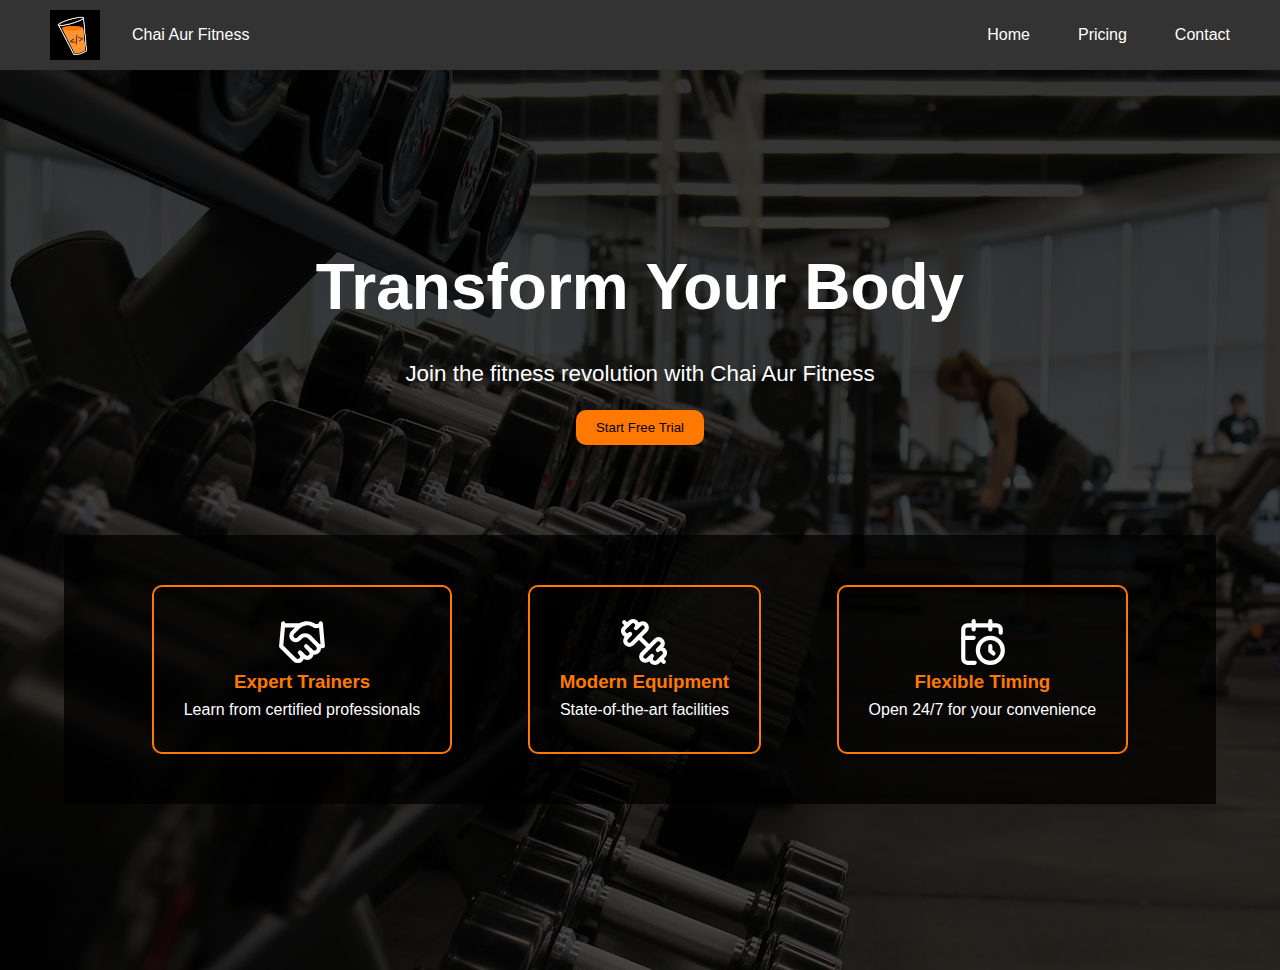
<file: HTML + CSS Challenges/Landing Page Challenegs/landing-page-1/index.html>
<!DOCTYPE html>
<html lang="en">

<head>
  <meta charset="UTF-8" />
  <meta name="viewport" content="width=device-width, initial-scale=1.0" />
  <link rel="icon" type="image/x-icon" href="./assets/favicon.ico" />
  <title>Chai Aur Fitness</title>
  <!-- <link rel="stylesheet" href="challenge.css" /> -->
  <link rel="stylesheet" href="challenge.css" />
</head>

<body>
  <nav class="navbar">
    <div class="logo">
      <img src="./assets/chaicodelogo.png" alt="ChaiCode Logo" height="50px" width="50px" />
      Chai Aur Fitness
    </div>
    <div class="nav-links">
      <a href="#home">Home</a>
      <a href="#pricing">Pricing</a>
      <a href="#contact">Contact</a>
    </div>
  </nav>

  <main class="hero">
    <div class="hero-content">
      <h1>Transform Your Body</h1>
      <p>Join the fitness revolution with Chai Aur Fitness</p>
      <button class="cta-button">Start Free Trial</button>
    </div>
    <div class="features">
      <div class="feature">
        <img src="./assets/handshake.svg" height="50" width="50" />
        <h3>Expert Trainers</h3>
        <p>Learn from certified professionals</p>
      </div>
      <div class="feature">
        <img src="./assets/dumbbell.svg" height="50" width="50" />
        <h3>Modern Equipment</h3>
        <p>State-of-the-art facilities</p>
      </div>
      <div class="feature">
        <img src="./assets/calendar-clock.svg" height="50" width="50" />
        <h3>Flexible Timing</h3>
        <p>Open 24/7 for your convenience</p>
      </div>
    </div>
  </main>
</body>

</html>
</file>
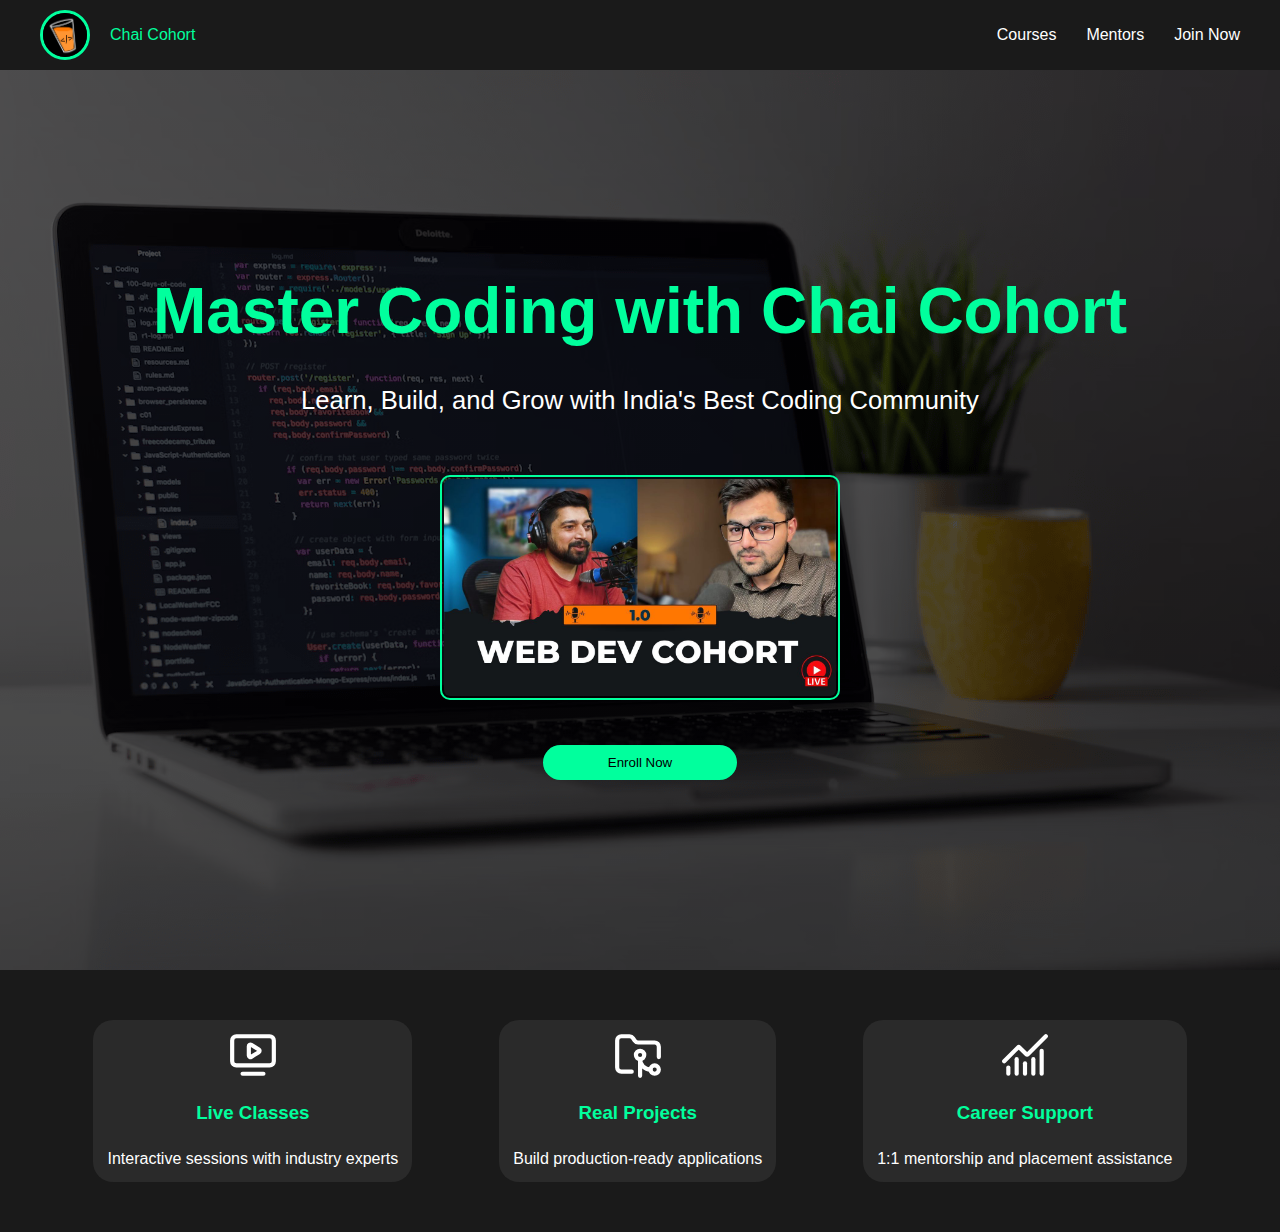
<file: HTML + CSS Challenges/Landing Page Challenegs/landing-page-2/index.html>
<!DOCTYPE html>
<html lang="en">
  <head>
    <meta charset="UTF-8" />
    <meta name="viewport" content="width=device-width, initial-scale=1.0" />
    <link rel="icon" type="image/x-icon" href="./assets/favicon.ico" />
    <title>Chai Cohort - Learn to Code</title>
    <link rel="stylesheet" href="challenge.css">
    <!-- <link rel="stylesheet" href="solution.css" /> -->
  </head>
  <body>
    <nav class="navbar">
      <div class="logo">
        <img
          src="./assets/chaicodelogo.png"
          alt="ChaiCode Logo"
          height="50px"
          width="50px"
        />
        Chai Cohort
      </div>
      <div class="menu">
        <a href="#courses">Courses</a>
        <a href="#mentors">Mentors</a>
        <a href="#join">Join Now</a>
      </div>
    </nav>

    <div class="hero">
      <div class="hero-content">
        <h1>Master Coding with Chai Cohort</h1>
        <p>Learn, Build, and Grow with India's Best Coding Community</p>
        <img
          src="./assets/web-dev-cohort.jpg"
          alt="Web Dev Cohort 1.0"
          width="400"
          height="225"
        />
        <button class="enroll-button">Enroll Now</button>
      </div>
    </div>

    <section class="highlights">
      <div class="highlight-card">
        <img src="./assets/tv-minimal-play.svg" height="50" width="50" />
        <h3>Live Classes</h3>
        <p>Interactive sessions with industry experts</p>
      </div>
      <div class="highlight-card">
        <img src="./assets/folder-git-2.svg" height="50" width="50" />
        <h3>Real Projects</h3>
        <p>Build production-ready applications</p>
      </div>
      <div class="highlight-card">
        <img src="./assets/chart-no-axes-combined.svg" height="50" width="50" />
        <h3>Career Support</h3>
        <p>1:1 mentorship and placement assistance</p>
      </div>
    </section>
  </body>
</html>
</file>
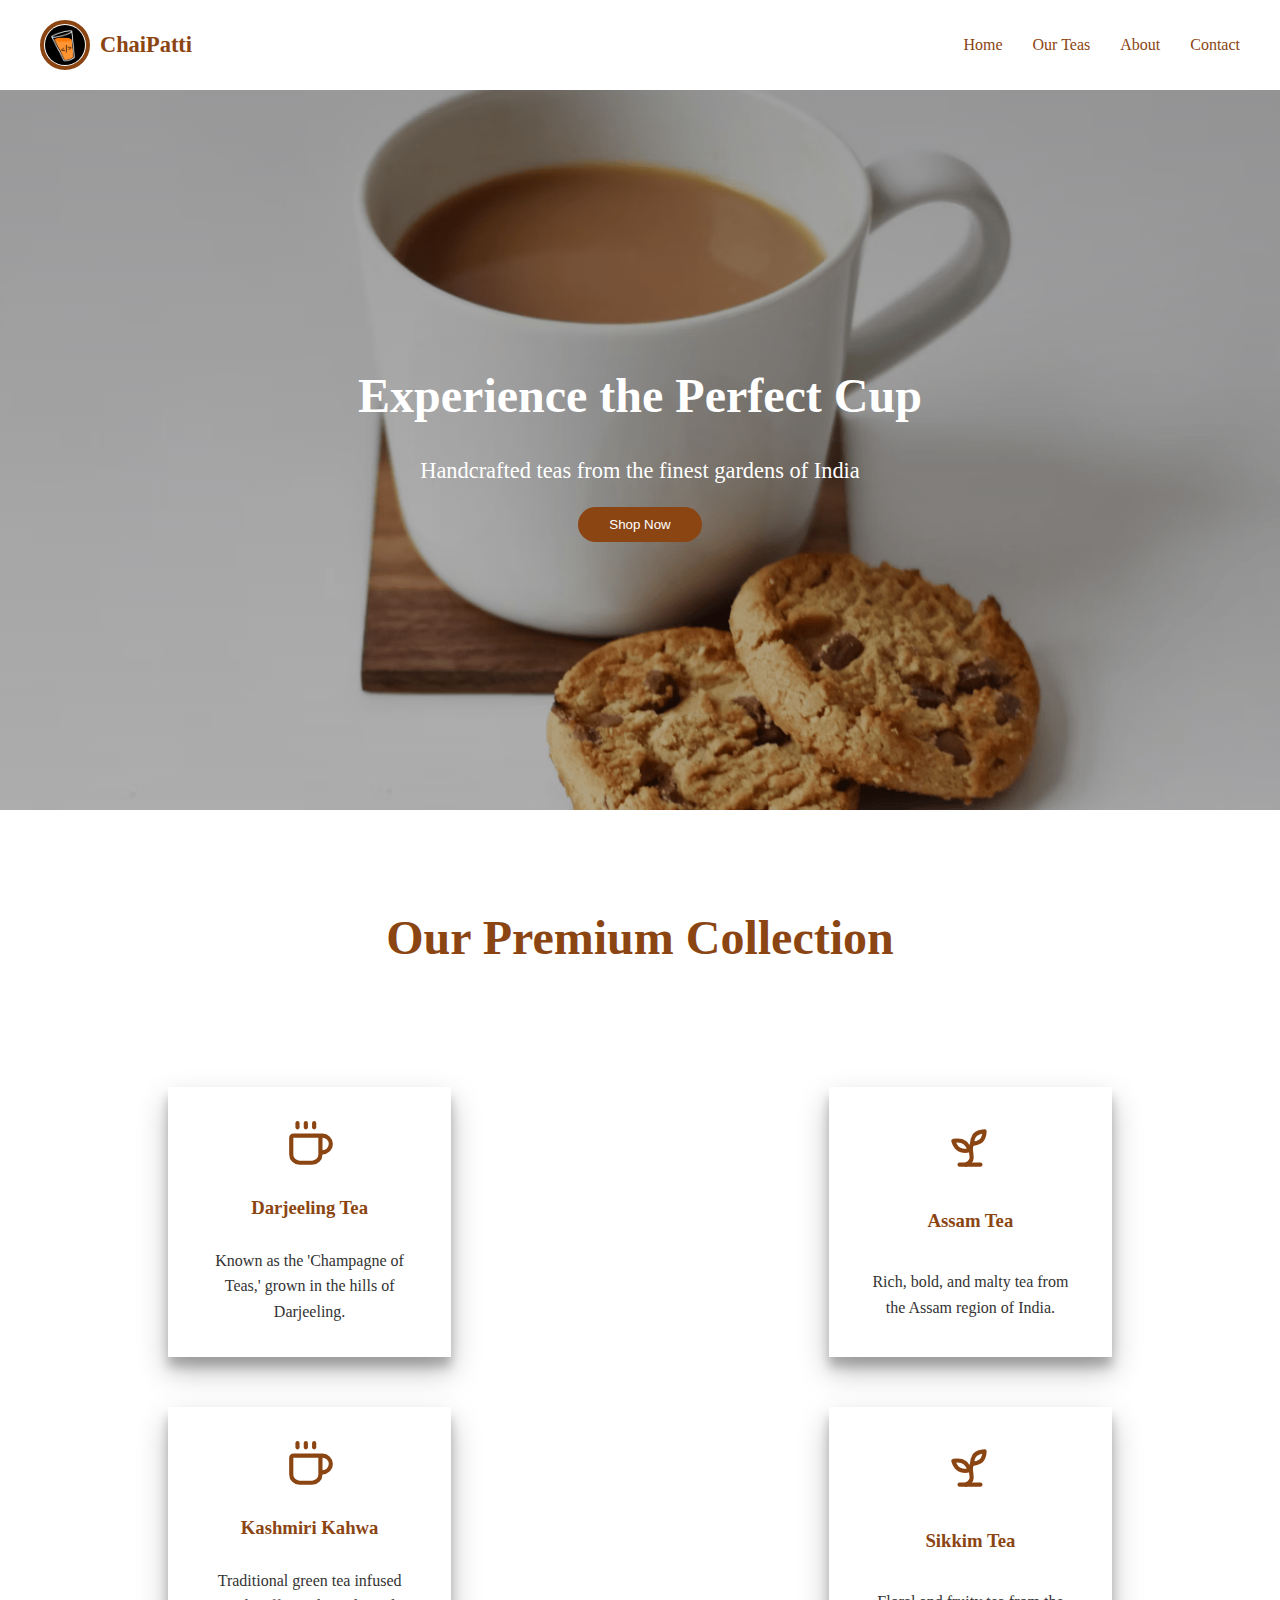
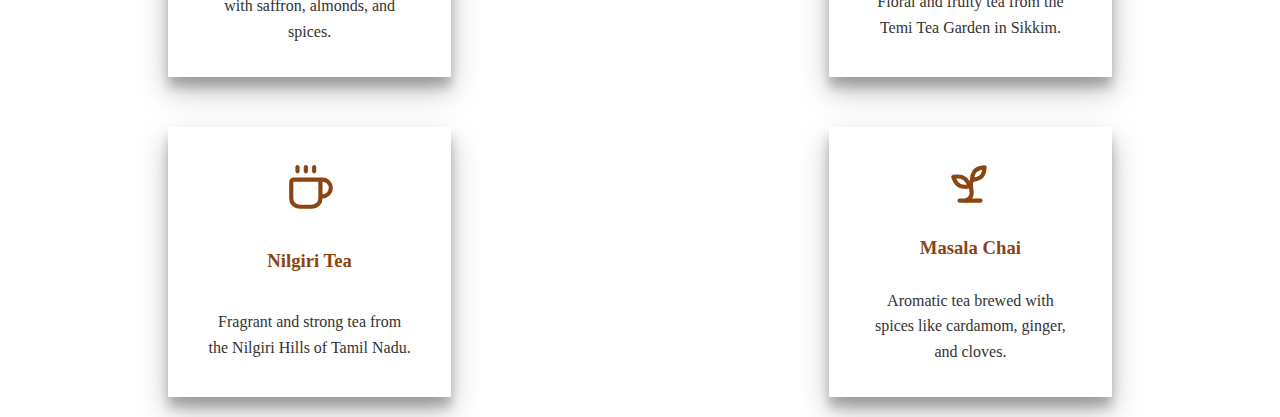
<file: HTML + CSS Challenges/Landing Page Challenegs/landing-page-3/index.html>
<!DOCTYPE html>
<html lang="en">
  <head>
    <meta charset="UTF-8" />
    <meta name="viewport" content="width=device-width, initial-scale=1.0" />
    <link rel="icon" type="image/x-icon" href="./assets/favicon.ico" />
    <title>ChaiPatti - Premium Tea Store</title>
    <link rel="stylesheet" href="challenge.css">
    <!-- <link rel="stylesheet" href="solution.css" /> -->
  </head>
  <body>
    <header class="header">
      <div class="logo">
        <img
          src="./assets/chaicodelogo.png"
          alt="ChaiCode Logo"
          height="50px"
          width="50px"
        />
        ChaiPatti
      </div>
      <nav class="nav-menu">
        <a href="#home">Home</a>
        <a href="#teas">Our Teas</a>
        <a href="#about">About</a>
        <a href="#contact">Contact</a>
      </nav>
    </header>

    <section class="hero">
      <div class="hero-text">
        <h1>Experience the Perfect Cup</h1>
        <p>Handcrafted teas from the finest gardens of India</p>
        <button class="shop-button">Shop Now</button>
      </div>
    </section>

    <section class="tea-collection">
      <h2>Our Premium Collection</h2>
      <div class="tea-cards">
        <div class="tea-card">
          <img src="./assets/tea.svg" height="50" width="50" />
          <h3>Darjeeling Tea</h3>
          <p>
            Known as the 'Champagne of Teas,' grown in the hills of Darjeeling.
          </p>
        </div>
        <div class="tea-card">
          <img src="./assets/tea-leaf.svg" height="50" width="50" />
          <h3>Assam Tea</h3>
          <p>Rich, bold, and malty tea from the Assam region of India.</p>
        </div>
        <div class="tea-card">
          <img src="./assets/tea.svg" height="50" width="50" />
          <h3>Kashmiri Kahwa</h3>
          <p>
            Traditional green tea infused with saffron, almonds, and spices.
          </p>
        </div>
        <div class="tea-card">
          <img src="./assets/tea-leaf.svg" height="50" width="50" />
          <h3>Sikkim Tea</h3>
          <p>Floral and fruity tea from the Temi Tea Garden in Sikkim.</p>
        </div>
        <div class="tea-card">
          <img src="./assets/tea.svg" height="50" width="50" />
          <h3>Nilgiri Tea</h3>
          <p>Fragrant and strong tea from the Nilgiri Hills of Tamil Nadu.</p>
        </div>
        <div class="tea-card">
          <img src="./assets/tea-leaf.svg" height="50" width="50" />
          <h3>Masala Chai</h3>
          <p>
            Aromatic tea brewed with spices like cardamom, ginger, and cloves.
          </p>
        </div>
      </div>
    </section>
  </body>
</html>
</file>
<file: DOM/Appearance/style.css>
* {
  margin: 0;
  padding: 0;
  box-sizing: border-box;
}

body,
html {
  width: 100%;
  height: 100%;
}

header {
  display: flex;
  align-items: center;
  justify-content: center;
  height: 100vh;
}

button {
  padding: 14px 18px;
  font-size: 2.4em;
  width: 20vw;
  border: none;
  box-shadow: 0px 10px 20px 0px #111;
  cursor: pointer;
}
</file>
<file: DOM/Change Text Colors/styles.css>
body {
  font-family: "Lucida Sans", "Lucida Sans Regular", "Lucida Grande",
    "Lucida Sans Unicode", Geneva, Verdana, sans-serif;
  max-width: 600px;
  margin: 0 auto;
  padding: 40px;
  text-align: center;
  background-color: #111;
  color: white;
  font-size: 1.4em;
}
h1 {
  transition: color 0.3s ease;
}
.color-buttons {
  display: flex;
  justify-content: center;
  gap: 10px;
  margin: 20px 0;
}
button {
  padding: 10px 20px;
  border: none;
  border-radius: 20px;
  cursor: pointer;
  color: white;
  font-size: 1em;
  -webkit-border-radius: 20px;
  -moz-border-radius: 20px;
  -ms-border-radius: 20px;
  -o-border-radius: 20px;
}
#redButton {
  background-color: #e74c3c;
}
#greenButton {
  background-color: #2ecc71;
}
#blueButton {
  background-color: #3498db;
}
#purpleButton {
  background-color: #9b59b6;
}
#resetButton {
  background-color: #34495e;
}
</file>
<file: DOM/Light Bulb Toggle/styles.css>
body {
  font-family: Arial, sans-serif;
  max-width: 600px;
  margin: 0 auto;
  padding: 20px;
  text-align: center;
  background-color: #f5f5f5;
  transition: background-color 0.3s ease;
}

.dark-mode {
  background-color: #333;
  color: white;
}

h1 {
  margin-bottom: 30px;
}

.bulb-container {
  margin: 40px auto;
  position: relative;
  width: 100px;
  height: 150px;
}

.bulb {
  width: 80px;
  height: 80px;
  background-color: #f1c40f;
  border-radius: 50%;
  position: absolute;
  top: 0;
  left: 50%;
  transform: translateX(-50%);
  box-shadow: 0 0 50px rgba(241, 196, 15, 0.5);
  transition: all 0.3s ease;
}

.bulb.off {
  background-color: #95a5a6;
  box-shadow: none;
}

.bulb-base {
  width: 30px;
  height: 40px;
  background-color: #7f8c8d;
  position: absolute;
  top: 80px;
  left: 50%;
  transform: translateX(-50%);
  border-radius: 0 0 5px 5px;
}

button {
  padding: 10px 20px;
  background-color: #3498db;
  color: white;
  border: none;
  border-radius: 5px;
  cursor: pointer;
  font-size: 16px;
  transition: background-color 0.3s;
}

button:hover {
  background-color: #2980b9;
}

.switch-status {
  margin-top: 20px;
  font-weight: bold;
}
</file>
<file: DOM/Real Time Form/styles.css>
body {
  font-family: Verdana, Geneva, Tahoma, sans-serif;
  max-width: 600px;
  margin: 0 auto;
  padding: 20px;
  background-color: #33284fd1;
}
.form-group {
  margin-bottom: 15px;
}
label {
  display: block;
  margin-bottom: 5px;
  font-weight: bold;
}
input,
textarea,
select {
  width: 100%;
  padding: 8px;
  border: 1px solid #ddd;
  border-radius: 4px;
}
.preview-card {
  margin-top: 30px;
  border: 1px solid #ddd;
  border-radius: 8px;
  padding: 20px;
  background-color: #f9f9f9;
}
h2 {
  margin-top: 0;
  color: #2c3e50;
}
.profile-info p {
  margin: 5px 0;
}
.profile-info strong {
  color: #34495e;
}
</file>
<file: DOM/To Do App/style.css>
* {
  padding: 0;
  margin: 0;
  box-sizing: border-box;
  list-style-type: none;
}
body,
html {
  width: 100%;
  height: 100vh;
  background-color: #111;
  color: #fff;
}

main {
  display: flex;
  align-items: center;
  justify-content: center;
  flex-direction: column;
  padding-top: 10vh;
}

h1 {
  font-size: 3em;
  font-family: Cambria, Cochin, Georgia, Times, "Times New Roman", serif;
  border-bottom: 4px solid orangered;
  margin-bottom: 4vh;
  min-width: 80vw;
  text-align: center;
}

section {
  display: flex;
  align-items: center;
  justify-content: center;
  min-width: 70vw;
  gap: 20px;
}

.inputField input {
  min-width: 50vw;
}
section button,
input {
  font-size: 1.2em;
  padding: 10px 20px;
}

li {
  min-width: 50vw;
}

.tasks li,
button {
  border: 2px solid orangered;
  display: flex;
  align-items: center;
  justify-content: space-between;
  padding: 0px 14px;
  font-size: 1.4em;
  margin-block: 4vh;
}

li button {
  font-size: 1em;
}

.task-completed {
  transition: 0.3s ease-in;
  background-color: rgba(76, 166, 76, 0.733);
  -webkit-transition: 0.3s ease-in;
  -moz-transition: 0.3s ease-in;
  -ms-transition: 0.3s ease-in;
  -o-transition: 0.3s ease-in;
}
</file>
<file: HTML + CSS Challenges/Chai Aur Hero Section/styles.css>
* {
	margin: 0;
	padding: 0;
	box-sizing: border-box;
}

body {
	font-family: system-ui, -apple-system, BlinkMacSystemFont, 'Segoe UI', Roboto,
		Oxygen, Ubuntu, Cantarell, sans-serif;
	line-height: 1.6;
	color: white;
	background-color: #0a0a0a;
}

.main {
	background: linear-gradient(180deg,
			rgba(236, 89, 21, 0.1) 0%,
			transparent 100%);
	min-height: 100vh;
	padding: 2rem;
	display: flex;
	flex-direction: column;
	justify-content: center;
	align-items: center;
	gap: 2rem;
}

.heading {
	font-weight: 600;
	font-size: 60px;
}

.heading2 {
	color: #ffbf86;
}


.btns {
	display: flex;
	gap: 1rem;
}

.btns a {
	text-decoration: none;
	color: #ffbf86;
	background: rgba(231, 255, 253, 0.1);
	padding: 0.8rem 1rem;
	border-radius: 10px;
	font-size: 14px;
}

span {
	color: red;
}
</file>
<file: JavaScript Challenges/Check Key Code/style.css>
* {
    margin: 0;
    padding: 0;
    box-sizing: border-box;
    font-family: 'Segoe UI', Tahoma, Geneva, Verdana, sans-serif;
}

body {
    width: 100%;
    height: 100%;
    background-color: #222;
    color: #fff;
}

.checker {
    border: 2px solid rgb(129, 129, 129);
    display: flex;
    justify-content: center;
    flex-direction: column;
    max-width: 70vw;
    height: auto;
    margin: auto;
    margin-top: 14vh;
    padding: 40px;
    border-radius: 10px;
    -webkit-border-radius: 10px;
    -moz-border-radius: 10px;
    -ms-border-radius: 10px;
    -o-border-radius: 10px;
}

.output p {
    margin-block: 2vh;
    border: 2px solid rgb(129, 129, 129);
    padding: 10px 20px;
    font-size: 1.6em;
    color: orangered;

}

input {
    border: 2px solid rgb(129, 129, 129);
    padding: 10px 20px;
    font-size: 1.6em;
    font-weight: bolder;
    color: white;
    background-color: #222;
}
</file>
<file: HTML + CSS Challenges/Chai Aur Hero Section/challenge-1/styles.css>
* {
  margin: 0;
  padding: 0;
  box-sizing: border-box;
}

body {
  font-family: -apple-system, BlinkMacSystemFont, "Segoe UI", Roboto, Oxygen,
    Ubuntu, Cantarell, sans-serif;
  line-height: 1.6;
  color: white;
  background-color: #0a0a0a;
}

.hero {
  display: flex;
  justify-content: center;
  align-items: center;
  flex-direction: column;
  width: 100%;
  height: 100vh;
  background-image: linear-gradient(#140e1f, #090413);
}

.announcement {
  padding: 12px 20px;
  background-color: #1e1928;
  border-radius: 25px;
  -webkit-border-radius: 25px;
  -moz-border-radius: 25px;
  -ms-border-radius: 25px;
  -o-border-radius: 25px;
}

.announcement-link {
  text-decoration: none;
  color: white;
  width: 23vw;
}

.announcement-link:hover {
  box-shadow: 0px 0px 80px #54456b;
}

.announcement-text {
  font-size: 1.4vw;
}

.announcement-button {
  padding: 8px 18px;
  background-color: #35303e;
  border-radius: 50px;
  -webkit-border-radius: 50px;
  -moz-border-radius: 50px;
  -ms-border-radius: 50px;
  -o-border-radius: 50px;
}

.hero-content {
  display: flex;
  justify-content: center;
  align-items: center;
  flex-direction: column;
  text-align: center;
  margin-top: 4vh;
}

.hero-title {
  width: 70vw;
  font-size: 5vw;
}

.hero-description {
  width: 50vw;
  font-size: 1.6vw;
  margin-bottom: 4vh;
  color: #b1b0b2;
}

.cta-button {
  font-size: 1.2rem;
  padding: 10px 20px;
  color: white;
  text-decoration: none;
  background-color: #3a57e8;
  background-image: linear-gradient(160deg, #3a57e8 0%, #6841eb 100%);
  border-radius: 50px;
  -webkit-border-radius: 50px;
  -moz-border-radius: 50px;
  -ms-border-radius: 50px;
  -o-border-radius: 50px;
}

.cta-button:hover {
  background-color: #2547f5;
  background-image: linear-gradient(160deg, #1d40f1 0%, #5527ec 100%);
}

@media (max-width: 640px) {
  .hero-description {
    width: 80vw;
    font-size: 2.5vw;
  }

  .announcement-link {
    font-size: 0.75rem;
  }

  .announcement-text {
    font-size: 2.8vw;
  }
}
</file>
<file: HTML + CSS Challenges/Chai Aur Hero Section/challenge-2/styles.css>
:root {
  --primary-blue: #3b82f6;
  --primary-blue-dark: #2563eb;
  --gray-800: #1f2937;
  --neutral-400: #9ca3af;
  --neutral-900: #111827;
  /* Dark mode variables */
  --bg-dark: #111827;
  --text-dark: #ffffff;
  --border-dark: #374151;
}

* {
  margin: 0;
  padding: 0;
  box-sizing: border-box;
}

body {
  width: 100%;
  height: 100vh;
  margin: auto;
  font-family: Verdana, Geneva, Tahoma, sans-serif;
}

.dark-mode-toggle {
  position: absolute;
  top: 8%;
  right: 14%;
  transform: translate(-10% -10%);
  background-color: var(--primary-blue-dark);
  padding: 0.5rem 1rem;
  border: none;
  font-size: 1.1rem;
  color: white;
  border-radius: 10px;
  -webkit-border-radius: 10px;
  -moz-border-radius: 10px;
  -ms-border-radius: 10px;
  -o-border-radius: 10px;
  transition: 0.2s all;
  -webkit-transition: 0.2s all;
  -moz-transition: 0.2s all;
  -ms-transition: 0.2s all;
  -o-transition: 0.2s all;
  -webkit-transform: translate(-10% -10%);
  -moz-transform: translate(-10% -10%);
  -ms-transform: translate(-10% -10%);
  -o-transform: translate(-10% -10%);
}

.dark-mode-toggle:hover {
  background-color: var(--primary-blue);
  cursor: pointer;
}

.hero {
  display: flex;
  justify-content: space-around;
  align-items: center;
  margin-top: 10vh;
}

.hero-grid {
  display: grid;
  grid-template-columns: 40vw 40vw;
  align-items: center;
  justify-items: center;
  padding: 4rem;
}

.content-col h1 {
  font-size: 4vw;
}

.content-col p {
  font-size: 1.6vw;
  padding-block: 4vh;
}

.cta-group {
  display: flex;
  justify-content: space-between;
  align-items: center;
}

.sr-only {
  display: none;
}

input[type="text"] {
  padding: 1rem 1.2rem;
  width: 22vw;
  font-size: 1.1rem;
}

.demo-button {
  background-color: var(--primary-blue);
  padding: 1rem 1.2rem;
  border: none;
  font-size: 1.1rem;
  color: white;
  border-radius: 10px;
  -webkit-border-radius: 10px;
  -moz-border-radius: 10px;
  -ms-border-radius: 10px;
  -o-border-radius: 10px;
  transition: 0.2s all;
  -webkit-transition: 0.2s all;
  -moz-transition: 0.2s all;
  -ms-transition: 0.2s all;
  -o-transition: 0.2s all;
}

.demo-button:hover {
  background-color: var(--primary-blue-dark);
  cursor: pointer;
}

.brands-section {
  display: flex;
  justify-content: space-between;
  align-items: flex-start;
  flex-direction: column;
  padding-top: 6vh;
  padding-block: 4vh;
}

.trusted-by {
  font-size: 1.2rem;
}

.image-col {
  display: flex;
  justify-content: center;
  align-items: center;
}

.hero-image {
  width: 90%;
  border-radius: 10px;
  -webkit-border-radius: 10px;
  -moz-border-radius: 10px;
  -ms-border-radius: 10px;
  -o-border-radius: 10px;
}

@media (max-width: 640px) {
  .hero-grid {
    grid-template-columns: 90vw;
  }

  .content-col h1 {
    font-size: 10vw;
  }

  .dark-mode-toggle {
    right: 4%;
  }

  input[type="text"] {
    width: 46vw;
  }

  .brand-logos {
    display: flex;
    justify-content: center;
    align-items: center;
    flex-wrap: wrap;
    gap: 1rem;
    padding-bottom: 2vh;
  }

  .brand-logo,
  svg {
    width: 100%;
    margin-bottom: 4vh;
  }

  .content-col p {
    font-size: 4vw;
  }

  .brands-section {
    padding-top: 10vh;
  }

  body.dark {
    background-color: var(--bg-dark);
    color: var(--text-dark);
  }

  body {
    overflow-x: hidden;
  }

}

@media (min-width: 1280px) {
  body.dark {
    background-color: var(--bg-dark);
    color: var(--text-dark);
  }
}
</file>
<file: HTML + CSS Challenges/Landing Page Challenegs/landing-page-1/challenge.css>
/* Challenge CSS */
* {
  margin: 0;
  padding: 0;
  box-sizing: border-box;
}

/* Basic styles */
body {
  font-family: "Arial", sans-serif;
  line-height: 1.6;
  margin: auto;
}

/* Navbar styles */
.navbar {
  background-color: #333333;
  display: flex;
  justify-content: space-between;
  align-items: center;
  padding: 10px 50px;
  position: sticky;
  top: 0;
  z-index: 9;
}

.logo {
  color: #ffffff;
  display: flex;
  justify-content: center;
  align-items: center;
  gap: 2rem;
}

.logo img {
  /* Add styles for logo image */
}

.nav-links {
  display: flex;
  gap: 3rem;

}

.nav-links a {
  color: #ffffff;
  text-decoration: none;
  transition-duration: 0.4s;
}

.nav-links a:hover {
  color: #ff7902;
}

/* Hero section styles */
.hero {
  display: flex;
  justify-content: center;
  align-items: center;
  flex-direction: column;
  object-fit: cover;
  height: 100vh;
  background-repeat: no-repeat;
  margin: auto;
  background-image: linear-gradient(rgba(0, 0, 0, 0.799), rgba(0, 0, 0, 0.703)), url("./assets/chaigym.png");
  background-position: center;
  background-size: cover;
  position: relative;
}


.hero-content {
  text-align: center;
  margin-bottom: 10vh;
}

.hero-content h1 {
  font-size: 4em;
  color: #ffffff;

}

.hero-content p {
  font-size: 1.4em;
  padding: 2vh 6vh;
  color: #ffffff;

}

.cta-button {
  padding: 10px 20px;
  background: #ff7902;
  border-radius: 10px;
  border: none;
  transition-duration: 0.4s;
}

.cta-button:hover {
  background-color: #e66f08;
  cursor: pointer;
  color: white;
}

/* Features section styles */
.features {
  background: #000000bf;
  display: flex;
  justify-content: space-around;
  align-items: center;
  width: 90vw;
  color: #ffffff;
  padding: 50px;
}

.feature {
  border: 2px solid #ff7902;
  padding: 30px;
  display: flex;
  justify-content: center;
  align-items: center;
  flex-direction: column;
  border-radius: 10px;
  -webkit-border-radius: 10px;
  -moz-border-radius: 10px;
  -ms-border-radius: 10px;
  -o-border-radius: 10px;
}

.feature h3 {
  color: #ff7902;
}

.feature p {
  /* Add styles for feature paragraph */
}
</file>
<file: HTML + CSS Challenges/Landing Page Challenegs/landing-page-2/challenge.css>
/* Challenge CSS */
* {
  margin: 0;
  padding: 0;
  box-sizing: border-box;
}

body {
  font-family: "Inter", sans-serif;
  line-height: 1.6;
}

/* Navbar styles */
.navbar {
  background-color: #1a1a1a;
  display: flex;
  justify-content: space-between;
  align-items: center;
  padding: 10px 40px;
  position: sticky;
  top: 0;
  z-index: 9;
}

.logo {
  display: flex;
  align-items: center;
  color: #01ff9d;
  gap: 20px;
}

.logo img {
  border: 3px solid #01ff9d;
  border-radius: 50%;
  -webkit-border-radius: 50%;
  -moz-border-radius: 50%;
  -ms-border-radius: 50%;
  -o-border-radius: 50%;
  font-weight: 700;

}

.menu {
  display: flex;
  gap: 30px;
}

.menu a {
  text-decoration: none;
  color: #ffffff;
}

.menu a:hover {
  color: #01ff9d;
  transition: 0.3s linear;
  -webkit-transition: 0.3s linear;
  -moz-transition: 0.3s linear;
  -ms-transition: 0.3s linear;
  -o-transition: 0.3s linear;
}

/* Hero section styles */
.hero {
  width: 100%;
  height: 100vh;
  margin: auto;
  display: flex;
  justify-content: center;
  align-items: center;
  flex-direction: column;
  text-align: center;
  object-fit: cover;
  background-image: linear-gradient(rgba(0, 0, 0, 0.669), rgba(0, 0, 0, 0.724)), url("./assets/chaicohort.png");
  /* height: 50%; */
  background-position: center;
  background-repeat: no-repeat;
  background-size: cover;
  position: relative;
}

.hero-content {
  display: flex;
  justify-content: center;
  align-items: center;
  flex-direction: column;
}

.hero-content h1 {
  font-size: 4em;
  color: #01ff9d;
}

.hero-content p {
  font-size: 1.6em;
  color: #ffffff;
  padding-block: 2vh 4vh;

}

.hero-content img {
  border: 2px solid #01ff9d;
  border-radius: 10px;
  -webkit-border-radius: 10px;
  -moz-border-radius: 10px;
  -ms-border-radius: 10px;
  -o-border-radius: 10px;
  padding: 2px;
  margin-block: 2vh 5vh;
}

.hero-content img:hover {
  transform: rotate(360deg);
  -webkit-transform: rotate(360deg);
  -moz-transform: rotate(360deg);
  -ms-transform: rotate(360deg);
  -o-transform: rotate(360deg);
  transition: 1s all;
  -webkit-transition: 1s all;
  -moz-transition: 1s all;
  -ms-transition: 1s all;
  -o-transition: 1s all;
  cursor: pointer;
}

.enroll-button {
  padding: 10px 20px;
  border-radius: 20px;
  -webkit-border-radius: 20px;
  -moz-border-radius: 20px;
  -ms-border-radius: 20px;
  -o-border-radius: 20px;
  background-color: #01ff9d;
  border: none;
  width: 20%;

}

.enroll-button:hover {
  background-color: #06cf82;
  color: #ffffff;
  transition-duration: 0.4s;
  cursor: pointer;
}

/* Highlights section styles */
.highlights {
  display: flex;
  justify-content: space-around;
  align-items: center;
  background: #1a1a1a;
  color: #ffffff;
  padding: 50px;
}

.highlight-card {
  background-color: #2a2a2a;
  display: flex;
  justify-content: center;
  align-items: center;
  flex-direction: column;
  padding: 10px 14px;
  border-radius: 20px;
  -webkit-border-radius: 20px;
  -moz-border-radius: 20px;
  -ms-border-radius: 20px;
  -o-border-radius: 20px;
  text-align: center;
}

.highlight-card h3 {
  color: #01ff9d;
  padding: 2vh 3vh;
}

.highlight-card p {
  /* Add styles for highlight card paragraphs */
}
</file>
<file: HTML + CSS Challenges/Landing Page Challenegs/landing-page-3/challenge.css>
/* Challenge CSS */
* {
  margin: 0;
  padding: 0;
  box-sizing: border-box;
}

body {
  font-family: "Georgia", serif;
  line-height: 1.6;
  color: #333;
}

.header {
  display: flex;
  justify-content: space-between;
  align-items: center;
  padding: 10px 40px;
  height: 10vh;

}

.logo {
  display: flex;
  align-items: center;
  gap: 10px;
  color: #8b4513;
  font-weight: 800;
  font-size: 1.4em;
}

.logo img {
  border: 4px solid #8b4513;
  border-radius: 50%;
  -webkit-border-radius: 50%;
  -moz-border-radius: 50%;
  -ms-border-radius: 50%;
  -o-border-radius: 50%;
  padding: 1px;

}

.logo img:hover {
  transform: rotate(360deg);
  -webkit-transform: rotate(360deg);
  -moz-transform: rotate(360deg);
  -ms-transform: rotate(360deg);
  -o-transform: rotate(360deg);
  transition: 0.5s linear;
  -webkit-transition: 0.5s linear;
  -moz-transition: 0.5s linear;
  -ms-transition: 0.5s linear;
  -o-transition: 0.5s linear;
  cursor: pointer;
}

.nav-menu {
  display: flex;
  gap: 30px;
}

.nav-menu a {
  text-decoration: none;
  color: #8b4513;
}

.nav-menu a:hover {
  box-shadow: 0 0 50px #8b451394;
  border-radius: 20px;
  -webkit-border-radius: 20px;
  -moz-border-radius: 20px;
  -ms-border-radius: 20px;
  -o-border-radius: 20px;
}

.hero {
  display: flex;
  justify-content: center;
  align-items: center;
  text-align: center;
  width: 100%;
  height: 80vh;
  background-image: linear-gradient(rgba(0, 0, 0, 0.37), rgba(0, 0, 0, 0.292)), url("./assets/chaipatti.png");
  background-position: center;
  background-repeat: no-repeat;
  background-size: cover;
  position: relative;
}

.hero-text h1 {
  font-size: 3em;
  color: #ffffff;
}

.hero-text p {
  font-size: 1.4em;
  padding: 2vh 10vh;
  color: #ffffff;
}

.shop-button {
  padding: 10px 20px;
  border-radius: 20px;
  -webkit-border-radius: 20px;
  -moz-border-radius: 20px;
  -ms-border-radius: 20px;
  -o-border-radius: 20px;
  color: #ffffff;
  background-color: #8b4513;
  width: 20%;
  border: none;
}

.shop-button:hover {
  box-shadow: 0 0 50px #8b451394;
}

.tea-collection {
  display: flex;
  justify-content: center;
  align-items: center;
  flex-direction: column;
  width: 80vw;
  margin: auto;
}

.tea-collection h2 {
  font-size: 3em;
  color: #8b4513;
  padding-block: 10vh;

}

.tea-cards {
  display: flex;
  justify-content: space-between;
  align-items: center;
  flex-wrap: wrap;
  padding: 20px 40px;
  gap: 50px;
}

.tea-card {
  width: 30%;
  height: 30vh;
  display: flex;
  justify-content: space-around;
  align-items: center;
  flex-direction: column;
  text-align: center;
  padding: 20px 40px;
  box-shadow: rgba(0, 0, 0, 0.25) 0px 14px 28px, rgba(0, 0, 0, 0.22) 0px 10px 10px;
}

.tea-card:hover {
  transform: rotate(-360deg);
  -webkit-transform: rotate(-360deg);
  -moz-transform: rotate(-360deg);
  -ms-transform: rotate(-360deg);
  -o-transform: rotate(-360deg);
  transition: 0.5s linear;
  -webkit-transition: 0.5s linear;
  -moz-transition: 0.5s linear;
  -ms-transition: 0.5s linear;
  -o-transition: 0.5s linear;
}

.tea-card h3 {
  color: #8b4513;
}

.tea-card p {
  /* Define styles for tea card paragraph text here */
}
</file>
